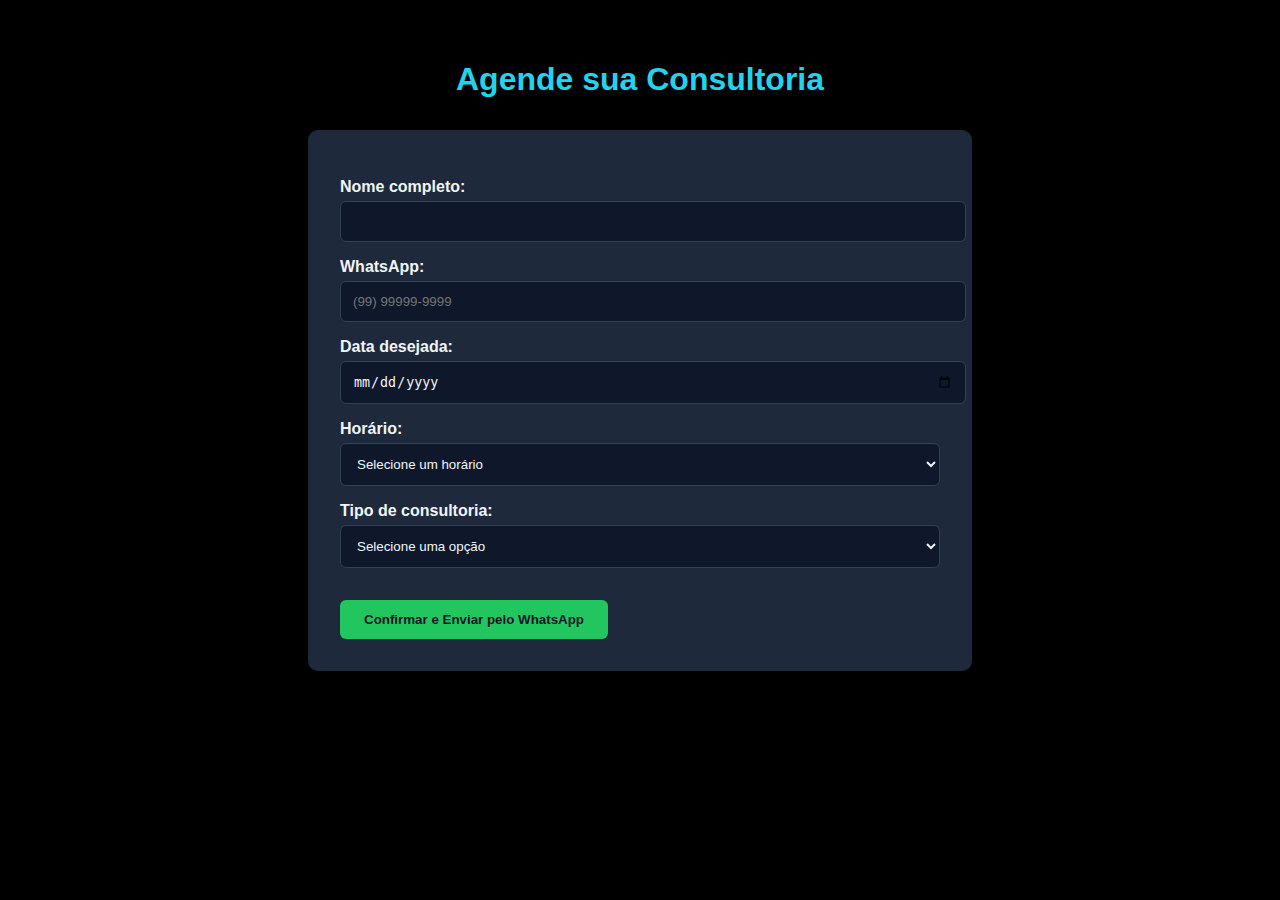
<file: agendamento.html>
<!DOCTYPE html>
<html lang="pt-BR">

<head>
    <meta charset="UTF-8" />
    <meta name="viewport" content="width=device-width, initial-scale=1.0" />
    <title>Agendamento de Consultoria | Dr. Yamaha</title>
    <link rel="stylesheet" href="css/agendamento.css">
</head>

<body>

    <h1>Agende sua Consultoria</h1>

    <form id="agendamento-form">
        <label for="nome">Nome completo:</label>
        <input type="text" id="nome" required>

        <label for="telefone">WhatsApp:</label>
        <input type="tel" id="telefone" required placeholder="(99) 99999-9999">

        <label for="data">Data desejada:</label>
        <input type="date" id="data" required>

        <label for="hora">Horário:</label>
        <select id="hora" required>
            <option value="">Selecione um horário</option>
            <option>09:00</option>
            <option>10:00</option>
            <option>11:00</option>
            <option>14:00</option>
            <option>15:00</option>
            <option>16:00</option>
        </select>

        <label for="tipo">Tipo de consultoria:</label>
        <select id="tipo" required>
            <option value="">Selecione uma opção</option>
            <option>Pré-compra</option>
            <option>Manutenção e Diagnóstico</option>
            <option>Indicação de Serviços</option>
        </select>

        <button type="submit">Confirmar e Enviar pelo WhatsApp</button>
    </form>

    <script src="js/agendamento.js"></script>
</body>

</html>
</file>
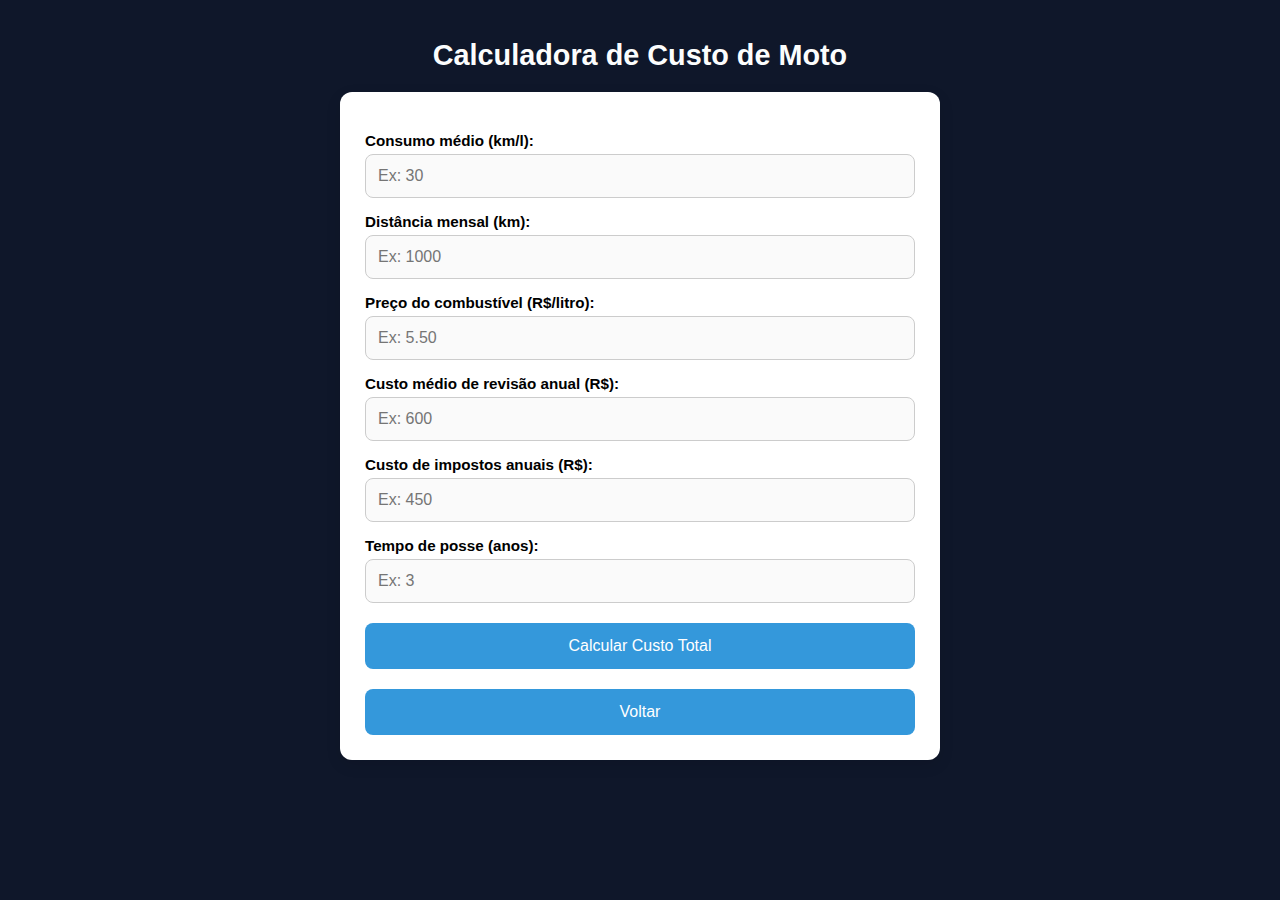
<file: calculadora.html>
<!DOCTYPE html>
<html lang="pt-br">
<head>
    <meta charset="UTF-8">
    <title>Calculadora de Custo de Moto</title>
    <meta name="viewport" content="width=device-width, initial-scale=1.0">
    <link rel="stylesheet" href="css/calculadora.css">
</head>

<body>

    <h1>Calculadora de Custo de Moto</h1>
    <div class="container">
        <label for="consumo">Consumo médio (km/l):</label>
        <input type="number" id="consumo" step="0.1" placeholder="Ex: 30">

        <label for="distancia">Distância mensal (km):</label>
        <input type="number" id="distancia" placeholder="Ex: 1000">

        <label for="preco">Preço do combustível (R$/litro):</label>
        <input type="number" id="preco" step="0.01" placeholder="Ex: 5.50">

        <label for="revisao">Custo médio de revisão anual (R$):</label>
        <input type="number" id="revisao" placeholder="Ex: 600">

        <label for="imposto">Custo de impostos anuais (R$):</label>
        <input type="number" id="imposto" placeholder="Ex: 450">

        <label for="anos">Tempo de posse (anos):</label>
        <input type="number" id="anos" placeholder="Ex: 3">

        <button onclick="calcular()">Calcular Custo Total</button>
        <button onclick="window.location.href = 'index.html'" class="button">Voltar</button>

        <div class="result" id="resultado" style="display:none;">
            <h2>Resultado</h2>
            <p id="combustivel"></p>
            <p id="revisoes"></p>
            <p id="impostos"></p>
            <p id="total"></p>
        </div>
    </div>

    <script src="js/calculadora.js"></script>
</body>
</html>
</file>
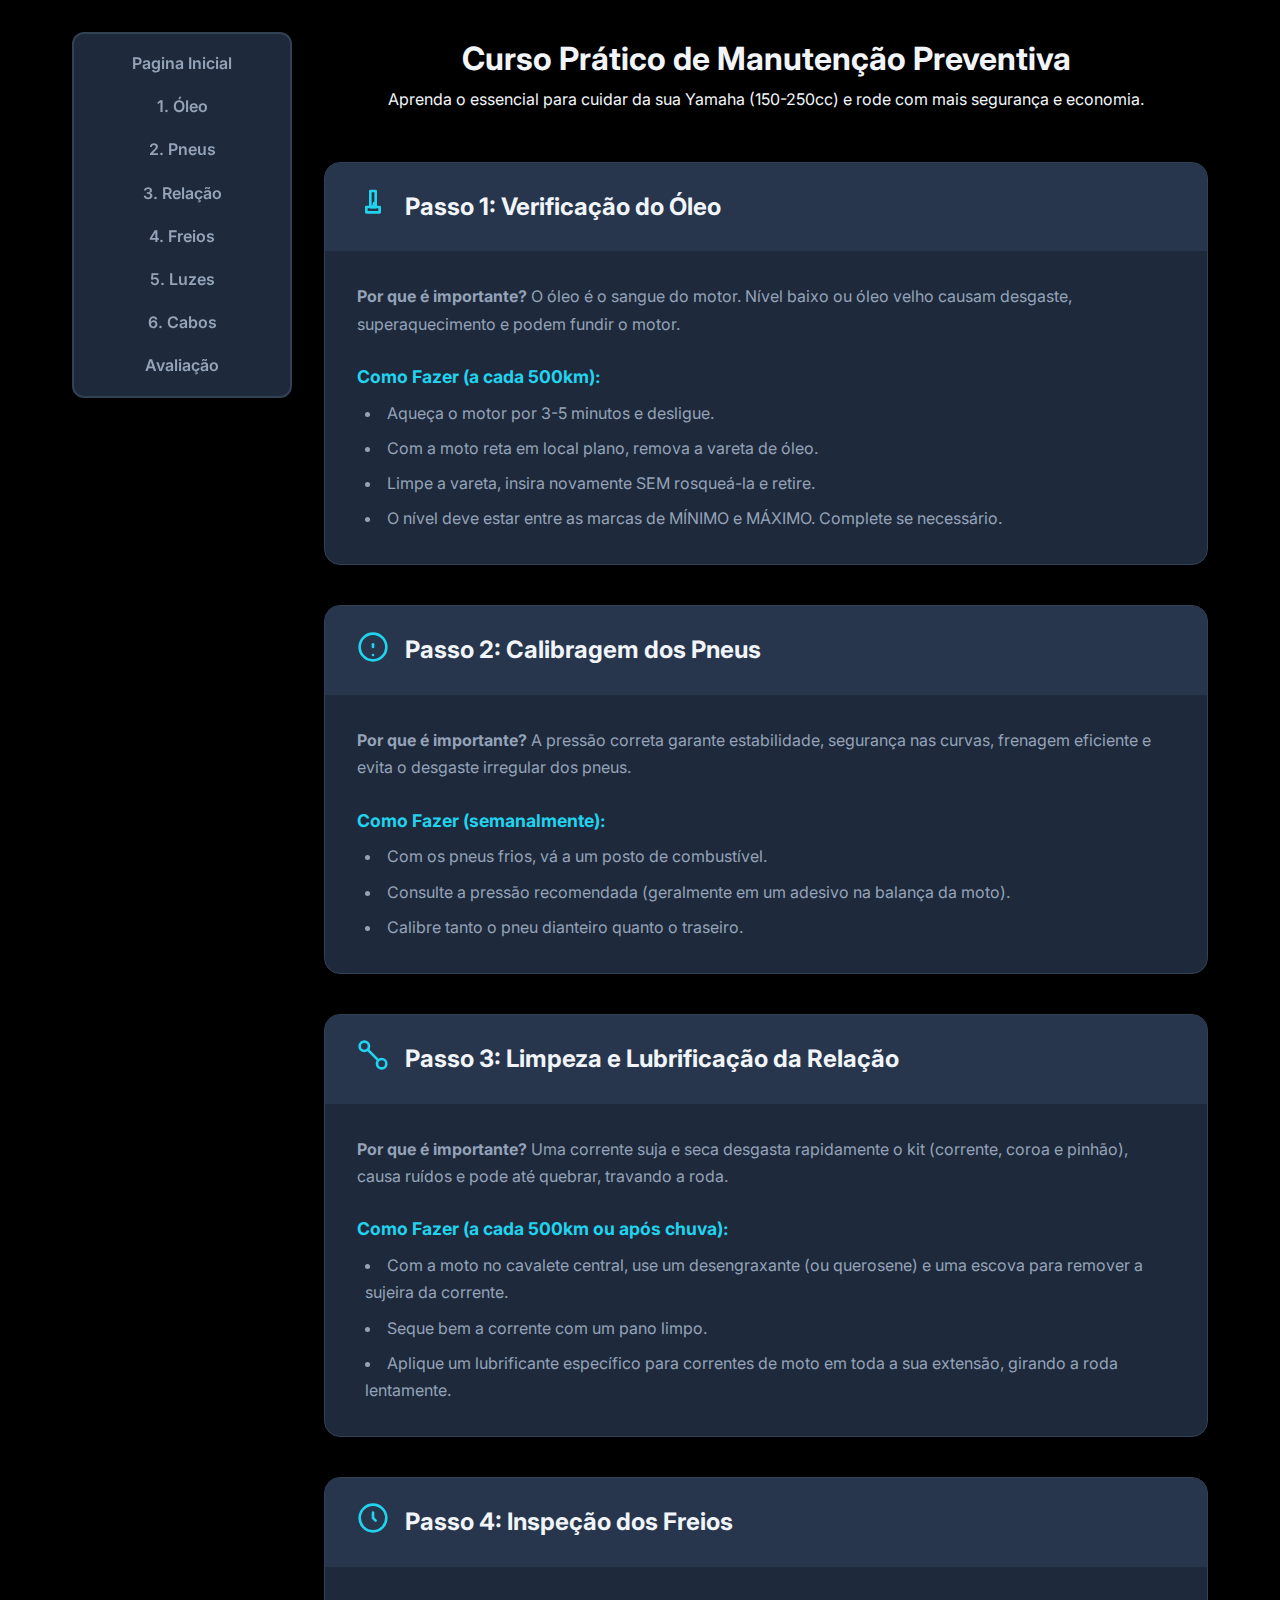
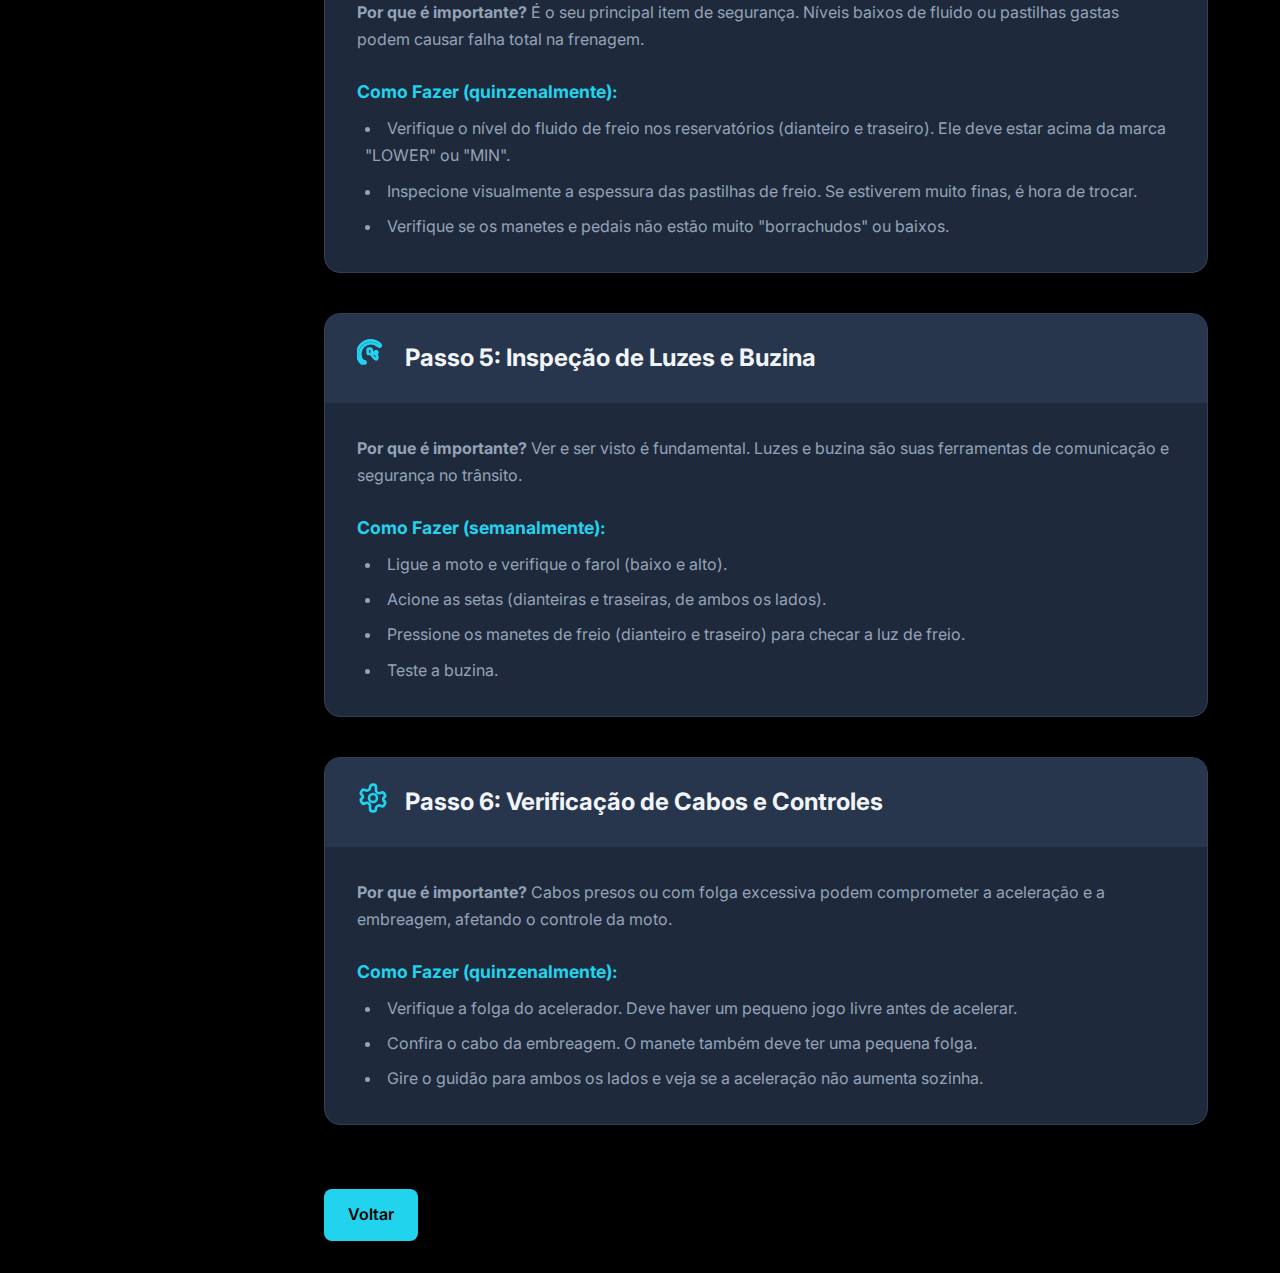
<file: curso.html>
<!DOCTYPE html>
<html lang="pt-BR">

<head>
    <meta charset="UTF-8">
    <meta name="viewport" content="width=device-width, initial-scale=1.0">
    <title>Curso Gratuito: Manutenção Preventiva para Yamaha - Dr. Yamaha</title>
    <link rel="preconnect" href="https://fonts.googleapis.com">
    <link rel="preconnect" href="https://fonts.gstatic.com" crossorigin>
    <link href="https://fonts.googleapis.com/css2?family=Inter:wght@400;600;800&display=swap" rel="stylesheet">
    <link rel="stylesheet" href="css/curso.css">
</head>

<body>
    <div class="layout-wrapper">
        <nav class="course-nav">
            <ul>
                <li><a href="index.html">Pagina Inicial</a></li>
                <li><a href="#oleo">1. Óleo</a></li>
                <li><a href="#pneus">2. Pneus</a></li>
                <li><a href="#relacao">3. Relação</a></li>
                <li><a href="#freios">4. Freios</a></li>
                <li><a href="#luzes">5. Luzes</a></li>
                <li><a href="#cabos">6. Cabos</a></li>
                <li><a href="#avaliacao">Avaliação</a></li>
            </ul>
        </nav>
    

    <div class="course-container">
        <header class="course-header">
            <h1>Curso Prático de Manutenção Preventiva</h1>
            <p>Aprenda o essencial para cuidar da sua Yamaha (150-250cc) e rode com mais segurança e economia.</p>
        </header>

        <main>
            <section id="oleo" class="slide">
                <div class="slide-header">
                    <div class="slide-icon"><svg xmlns="http://www.w3.org/2000/svg" width="32" height="32" viewBox="0 0 24 24" fill="none" stroke="currentColor" stroke-width="2" stroke-linecap="round" stroke-linejoin="round"><path d="M10 3h4v12h-4z"></path><path d="M10 15h4"></path><path d="M7 15h10v4H7z"></path><path d="m14 15-1-3-1 3"></path></svg></div>
                    <h2>Passo 1: Verificação do Óleo</h2>
                </div>
                <div class="slide-content">
                    <p><strong>Por que é importante?</strong> O óleo é o sangue do motor. Nível baixo ou óleo velho causam desgaste, superaquecimento e podem fundir o motor.</p>
                    <h3>Como Fazer (a cada 500km):</h3>
                    <ul>
                        <li>Aqueça o motor por 3-5 minutos e desligue.</li>
                        <li>Com a moto reta em local plano, remova a vareta de óleo.</li>
                        <li>Limpe a vareta, insira novamente SEM rosqueá-la e retire.</li>
                        <li>O nível deve estar entre as marcas de MÍNIMO e MÁXIMO. Complete se necessário.</li>
                    </ul>
                </div>
            </section>

            <section id="pneus" class="slide">
                <div class="slide-header">
                    <div class="slide-icon"><svg xmlns="http://www.w3.org/2000/svg" width="32" height="32" viewBox="0 0 24 24" fill="none" stroke="currentColor" stroke-width="2" stroke-linecap="round" stroke-linejoin="round"><path d="M12 22c5.523 0 10-4.477 10-10S17.523 2 12 2 2 6.477 2 12s4.477 10 10 10z"></path><path d="M12 12v-2"></path><path d="M12 18h.01"></path></svg></div>
                    <h2>Passo 2: Calibragem dos Pneus</h2>
                </div>
                <div class="slide-content">
                    <p><strong>Por que é importante?</strong> A pressão correta garante estabilidade, segurança nas curvas, frenagem eficiente e evita o desgaste irregular dos pneus.</p>
                    <h3>Como Fazer (semanalmente):</h3>
                    <ul>
                        <li>Com os pneus frios, vá a um posto de combustível.</li>
                        <li>Consulte a pressão recomendada (geralmente em um adesivo na balança da moto).</li>
                        <li>Calibre tanto o pneu dianteiro quanto o traseiro.</li>
                    </ul>
                </div>
            </section>

            <section id="relacao" class="slide">
                <div class="slide-header">
                    <div class="slide-icon"><svg xmlns="http://www.w3.org/2000/svg" width="32" height="32" viewBox="0 0 24 24" fill="none" stroke="currentColor" stroke-width="2" stroke-linecap="round" stroke-linejoin="round"><circle cx="5.5" cy="5.5" r="3.5"></circle><circle cx="18.5" cy="18.5" r="3.5"></circle><line x1="8" y1="8" x2="16" y2="16"></line></svg></div>
                    <h2>Passo 3: Limpeza e Lubrificação da Relação</h2>
                </div>
                <div class="slide-content">
                    <p><strong>Por que é importante?</strong> Uma corrente suja e seca desgasta rapidamente o kit (corrente, coroa e pinhão), causa ruídos e pode até quebrar, travando a roda.</p>
                    <h3>Como Fazer (a cada 500km ou após chuva):</h3>
                    <ul>
                        <li>Com a moto no cavalete central, use um desengraxante (ou querosene) e uma escova para remover a sujeira da corrente.</li>
                        <li>Seque bem a corrente com um pano limpo.</li>
                        <li>Aplique um lubrificante específico para correntes de moto em toda a sua extensão, girando a roda lentamente.</li>
                    </ul>
                </div>
            </section>

            <section id="freios" class="slide">
                <div class="slide-header">
                    <div class="slide-icon"><svg xmlns="http://www.w3.org/2000/svg" width="32" height="32" viewBox="0 0 24 24" fill="none" stroke="currentColor" stroke-width="2" stroke-linecap="round" stroke-linejoin="round"><path d="M12 2c-5.523 0-10 4.477-10 10s4.477 10 10 10 10-4.477 10-10S17.523 2 12 2z"></path><path d="M12 8v4l2 2"></path></svg></div>
                    <h2>Passo 4: Inspeção dos Freios</h2>
                </div>
                <div class="slide-content">
                    <p><strong>Por que é importante?</strong> É o seu principal item de segurança. Níveis baixos de fluido ou pastilhas gastas podem causar falha total na frenagem.</p>
                    <h3>Como Fazer (quinzenalmente):</h3>
                    <ul>
                        <li>Verifique o nível do fluido de freio nos reservatórios (dianteiro e traseiro). Ele deve estar acima da marca "LOWER" ou "MIN".</li>
                        <li>Inspecione visualmente a espessura das pastilhas de freio. Se estiverem muito finas, é hora de trocar.</li>
                        <li>Verifique se os manetes e pedais não estão muito "borrachudos" ou baixos.</li>
                    </ul>
                </div>
            </section>

            <section id="luzes" class="slide">
                <div class="slide-header">
                    <div class="slide-icon"><svg xmlns="http://www.w3.org/2000/svg" width="32" height="32" viewBox="0 0 24 24" fill="none" stroke="currentColor" stroke-width="2" stroke-linecap="round" stroke-linejoin="round"><path d="M15.09 14.32a1 1 0 0 1-1.41 1.41l-2.13-2.12a1 1 0 0 1 0-1.41l2.12-2.12a1 1 0 0 1 1.41 1.41L13.66 12l1.43 1.32z"></path><path d="M9 12a1 1 0 0 1-1-1V9a1 1 0 0 1 1-1h1a1 1 0 0 1 1 1v2a1 1 0 0 1-1 1h-1z"></path><path d="M3.34 19a10 10 0 1 1 14.14-14.14 1 1 0 0 1-1.41 1.41 8 8 0 1 0-11.32 11.32 1 1 0 0 1 1.41 1.41z"></path></svg></div>
                    <h2>Passo 5: Inspeção de Luzes e Buzina</h2>
                </div>
                <div class="slide-content">
                    <p><strong>Por que é importante?</strong> Ver e ser visto é fundamental. Luzes e buzina são suas ferramentas de comunicação e segurança no trânsito.</p>
                    <h3>Como Fazer (semanalmente):</h3>
                    <ul>
                        <li>Ligue a moto e verifique o farol (baixo e alto).</li>
                        <li>Acione as setas (dianteiras e traseiras, de ambos os lados).</li>
                        <li>Pressione os manetes de freio (dianteiro e traseiro) para checar a luz de freio.</li>
                        <li>Teste a buzina.</li>
                    </ul>
                </div>
            </section>

            <section id="cabos" class="slide">
                <div class="slide-header">
                    <div class="slide-icon"><svg xmlns="http://www.w3.org/2000/svg" width="32" height="32" viewBox="0 0 24 24" fill="none" stroke="currentColor" stroke-width="2" stroke-linecap="round" stroke-linejoin="round"><path d="M12.22 2h-.44a2 2 0 0 0-2 2v.18a2 2 0 0 1-1 1.73l-.43.25a2 2 0 0 1-2 0l-.15-.08a2 2 0 0 0-2.73.73l-.22.38a2 2 0 0 0 .73 2.73l.15.1a2 2 0 0 1 0 2l-.15.08a2 2 0 0 0-.73 2.73l.22.38a2 2 0 0 0 2.73.73l.15-.08a2 2 0 0 1 2 0l.43.25a2 2 0 0 1 1 1.73V20a2 2 0 0 0 2 2h.44a2 2 0 0 0 2-2v-.18a2 2 0 0 1 1-1.73l.43-.25a2 2 0 0 1 2 0l.15.08a2 2 0 0 0 2.73-.73l.22-.38a2 2 0 0 0-.73-2.73l-.15-.08a2 2 0 0 1 0-2l.15-.08a2 2 0 0 0 .73-2.73l-.22-.38a2 2 0 0 0-2.73-.73l-.15.08a2 2 0 0 1-2 0l-.43-.25a2 2 0 0 1-1-1.73V4a2 2 0 0 0-2-2z"></path><circle cx="12" cy="12" r="3"></circle></svg></div>
                    <h2>Passo 6: Verificação de Cabos e Controles</h2>
                </div>
                <div class="slide-content">
                    <p><strong>Por que é importante?</strong> Cabos presos ou com folga excessiva podem comprometer a aceleração e a embreagem, afetando o controle da moto.</p>
                    <h3>Como Fazer (quinzenalmente):</h3>
                    <ul>
                        <li>Verifique a folga do acelerador. Deve haver um pequeno jogo livre antes de acelerar.</li>
                        <li>Confira o cabo da embreagem. O manete também deve ter uma pequena folga.</li>
                        <li>Gire o guidão para ambos os lados e veja se a aceleração não aumenta sozinha.</li>
                    </ul>
                </div>
            </section>

            <section id="avaliacao" class="slide">
                <div class="slide-header">
                    <div class="slide-icon"><svg xmlns="http://www.w3.org/2000/svg" width="32" height="32" viewBox="0 0 24 24" fill="none" stroke="currentColor" stroke-width="2" stroke-linecap="round" stroke-linejoin="round"><path d="M22 11.08V12a10 10 0 1 1-5.93-9.14"></path><polyline points="22 4 12 14.01 9 11.01"></polyline></svg></div>
                    <h2>Avalie seu Conhecimento</h2>
                </div>
                <div class="slide-content">
                    <form id="quiz-form">
                        <div class="quiz-question">
                            <p>1. Qual é a frequência recomendada para verificar o nível do óleo do motor?</p>
                            <div class="quiz-options" data-correct="a">
                                <label><input type="radio" name="q1" value="a"> a) A cada 500km</label>
                                <label><input type="radio" name="q1" value="b"> b) A cada 5000km</label>
                                <label><input type="radio" name="q1" value="c"> c) Apenas nas revisões</label>
                            </div>
                        </div>
                        <div class="quiz-question">
                            <p>2. Por que é importante calibrar os pneus com eles frios?</p>
                            <div class="quiz-options" data-correct="b">
                                <label><input type="radio" name="q2" value="a"> a) Porque a borracha está mais macia.</label>
                                <label><input type="radio" name="q2" value="b"> b) Porque o ar quente se expande, alterando a leitura da pressão.</label>
                                <label><input type="radio" name="q2" value="c"> c) Não faz diferença calibrar quente ou frio.</label>
                            </div>
                        </div>
                        <div class="quiz-question">
                            <p>3. O que pode acontecer se a corrente da relação estiver muito frouxa?</p>
                            <div class="quiz-options" data-correct="c">
                                <label><input type="radio" name="q3" value="a"> a) A moto ficará mais silenciosa.</label>
                                <label><input type="radio" name="q3" value="b"> b) O pneu traseiro se desgastará mais rápido.</label>
                                <label><input type="radio" name="q3" value="c"> c) Pode escapar e travar a roda, causando um acidente.</label>
                            </div>
                            <div class="quiz-question">
                            <p>4. Qual é a frequência recomendada para lubrificar a corrente da relação?</p>
                            <div class="quiz-options" data-correct="b">
                                <label><input type="radio" name="q4" value="a"> a) A cada 1000km</label>
                                <label><input type="radio" name="q4" value="b"> b) A cada 500km ou após pegar chuva</label>
                                <label><input type="radio" name="q4" value="c"> c) Sempre que o pneu traseiro for calibrado</label>
                            </div>
                        </div>

                        <div class="quiz-question">
                            <p>5. O que indica que as pastilhas de freio precisam ser trocadas?</p>
                            <div class="quiz-options" data-correct="a">
                                <label><input type="radio" name="q5" value="a"> a) Estão muito finas visualmente</label>
                                <label><input type="radio" name="q5" value="b"> b) A moto acelera sozinha</label>
                                <label><input type="radio" name="q5" value="c"> c) A luz do farol pisca</label>
                            </div>
                        </div>

                        <div class="quiz-question">
                            <p>6. O que pode causar falha na frenagem?</p>
                            <div class="quiz-options" data-correct="c">
                                <label><input type="radio" name="q6" value="a"> a) Óleo velho no motor</label>
                                <label><input type="radio" name="q6" value="b"> b) Corrente frouxa</label>
                                <label><input type="radio" name="q6" value="c"> c) Pastilhas gastas ou fluido de freio baixo</label>
                            </div>
                        </div>

                        <div class="quiz-question">
                            <p>7. Por que é importante verificar os cabos da embreagem e do acelerador?</p>
                            <div class="quiz-options" data-correct="a">
                                <label><input type="radio" name="q7" value="a"> a) Para evitar folgas ou travamentos perigosos</label>
                                <label><input type="radio" name="q7" value="b"> b) Para reduzir o consumo de combustível</label>
                                <label><input type="radio" name="q7" value="c"> c) Para melhorar o barulho do motor</label>
                            </div>
                        </div>

                        <div class="quiz-question">
                            <p>8. Quando é melhor calibrar os pneus?</p>
                            <div class="quiz-options" data-correct="b">
                                <label><input type="radio" name="q8" value="a"> a) Depois de rodar 15 minutos</label>
                                <label><input type="radio" name="q8" value="b"> b) Com os pneus frios</label>
                                <label><input type="radio" name="q8" value="c"> c) No final do dia</label>
                            </div>
                        </div>

                        <div class="quiz-question">
                            <p>9. O que pode acontecer se a corrente estiver seca?</p>
                            <div class="quiz-options" data-correct="c">
                                <label><input type="radio" name="q9" value="a"> a) O motor aquece mais</label>
                                <label><input type="radio" name="q9" value="b"> b) A bateria descarrega</label>
                                <label><input type="radio" name="q9" value="c"> c) A relação desgasta mais rápido</label>
                            </div>
                        </div>

                        <div class="quiz-question">
                            <p>10. Qual item não faz parte da relação da moto?</p>
                            <div class="quiz-options" data-correct="a">
                                <label><input type="radio" name="q10" value="a"> a) Vela de ignição</label>
                                <label><input type="radio" name="q10" value="b"> b) Corrente</label>
                                <label><input type="radio" name="q10" value="c"> c) Pinhão</label>
                            </div>
                        </div>

                        <div class="quiz-question">
                            <p>11. Qual é um sinal de luz de freio com defeito?</p>
                            <div class="quiz-options" data-correct="b">
                                <label><input type="radio" name="q11" value="a"> a) O farol acende e apaga</label>
                                <label><input type="radio" name="q11" value="b"> b) Ao frear, a luz traseira não acende</label>
                                <label><input type="radio" name="q11" value="c"> c) A buzina falha</label>
                            </div>
                        </div>

                        <div class="quiz-question">
                            <p>12. O que pode causar aceleração involuntária?</p>
                            <div class="quiz-options" data-correct="a">
                                <label><input type="radio" name="q12" value="a"> a) Cabo do acelerador preso</label>
                                <label><input type="radio" name="q12" value="b"> b) Corrente muito lubrificada</label>
                                <label><input type="radio" name="q12" value="c"> c) Freio mal ajustado</label>
                            </div>
                        </div>

                        <div class="quiz-question">
                            <p>13. Qual o principal objetivo da manutenção preventiva?</p>
                            <div class="quiz-options" data-correct="b">
                                <label><input type="radio" name="q13" value="a"> a) Deixar a moto mais bonita</label>
                                <label><input type="radio" name="q13" value="b"> b) Evitar problemas e garantir segurança</label>
                                <label><input type="radio" name="q13" value="c"> c) Aumentar o barulho do motor</label>
                            </div>
                        </div>

                        <div class="quiz-question">
                            <p>14. A luz alta do farol deve ser usada:</p>
                            <div class="quiz-options" data-correct="c">
                                <label><input type="radio" name="q14" value="a"> a) Durante o dia sempre</label>
                                <label><input type="radio" name="q14" value="b"> b) No trânsito urbano</label>
                                <label><input type="radio" name="q14" value="c"> c) Em rodovias ou locais escuros</label>
                            </div>
                        </div>

                        <div class="quiz-question">
                            <p>15. O que fazer se a buzina parar de funcionar?</p>
                            <div class="quiz-options" data-correct="a">
                                <label><input type="radio" name="q15" value="a"> a) Verificar fusível e conexão elétrica</label>
                                <label><input type="radio" name="q15" value="b"> b) Lubrificar a corrente</label>
                                <label><input type="radio" name="q15" value="c"> c) Trocar o fluido de freio</label>
                            </div>
                        </div>
                        <button type="button" id="check-answers-btn" class="btn" style="width: 100%; margin-top: 1rem;">Verificar Respostas</button>
                        <div id="quiz-results"></div>
                    </form>
                </div>
            </section>
        </main>

        <footer class="course-footer">
<!--             <p style="margin-bottom: 1.5rem; color: var(--text-secondary);">Parabéns! Com estes passos simples, você já está cuidando muito melhor da sua moto. Para dúvidas, agende uma consultoria!</p><br> -->
<!--             <a href="https://wa.me/5538988340443?text=Ol%C3%A1%20Dr.%20Yamaha!%20Quero%20uma%20consultoria." target="_blank" rel="noopener noreferrer" class="btn btn-whatsapp">Agendar Consultoria</a> -->
        </footer>
        <a href="index.html" class="btn">Voltar</a>
    </div>
    </div>
    <audio id="quiz-audio" src="assets/topic.mp3" preload="auto" loop></audio>
</body>
    <script src="js/curso.js"></script>
    
</html>
</file>
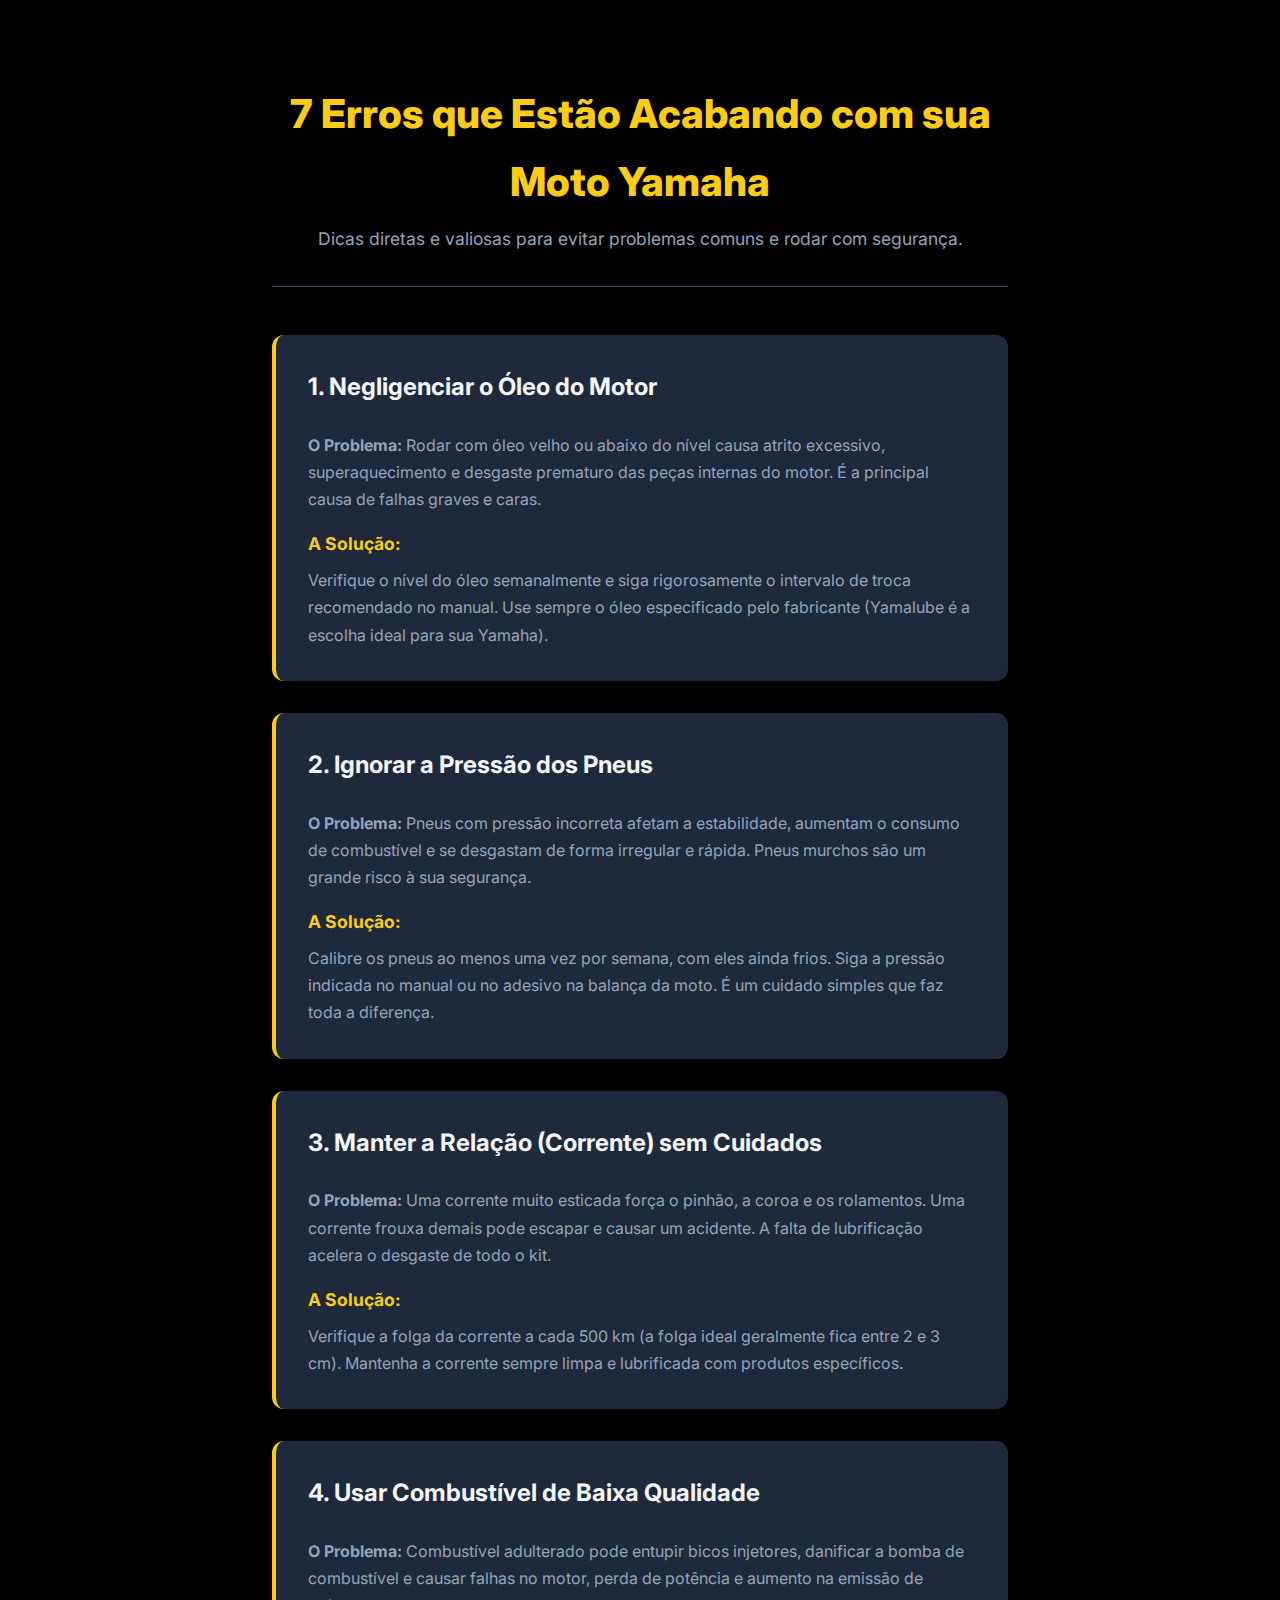
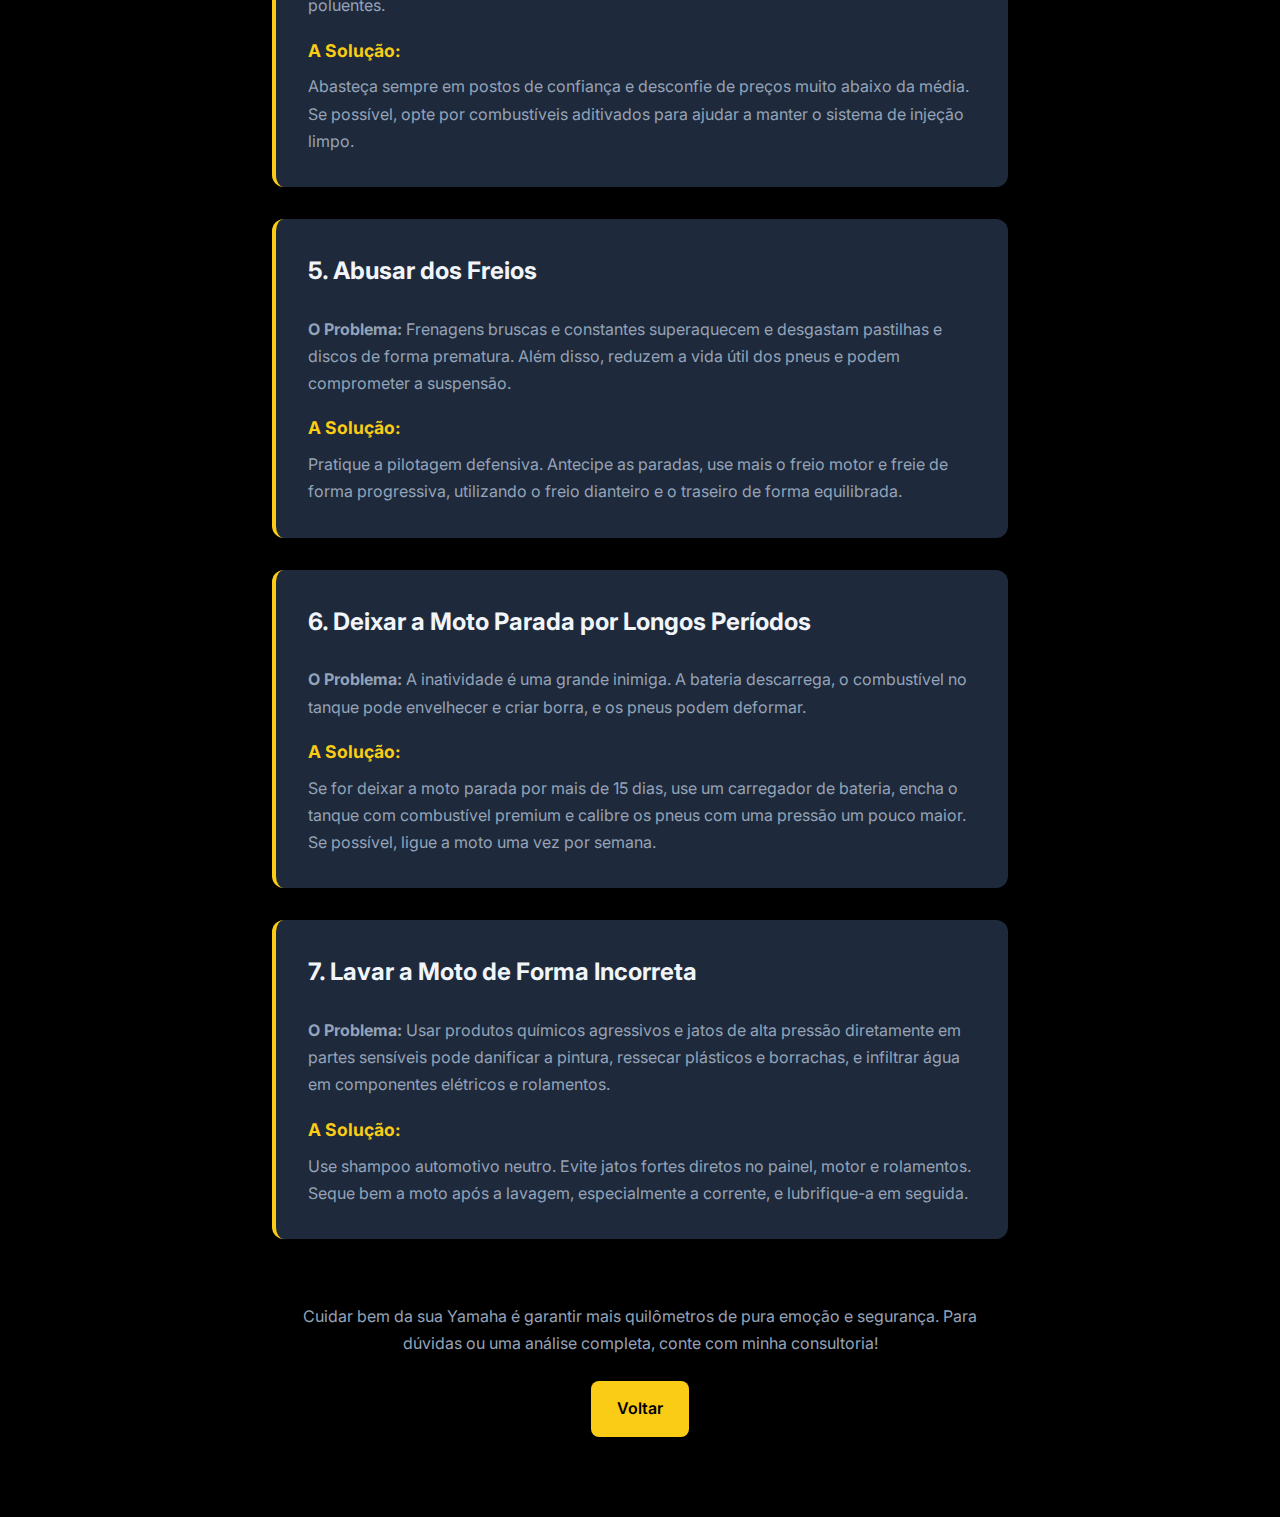
<file: ebook.html>
<!DOCTYPE html>
<html lang="pt-BR">

<head>
    <meta charset="UTF-8">
    <meta name="viewport" content="width=device-width, initial-scale=1.0">
    <title>E-book: 7 Erros que Estão Acabando com sua Moto Yamaha - Dr. Yamaha</title>
    <link rel="preconnect" href="https://fonts.googleapis.com">
    <link rel="preconnect" href="https://fonts.gstatic.com" crossorigin>
    <link href="https://fonts.googleapis.com/css2?family=Inter:wght@400;600;700&display=swap" rel="stylesheet">
    <link rel="stylesheet" href="css/ebook.css">
</head>

<body>
    <div class="ebook-container">
        <header class="ebook-header">
            <h1>7 Erros que Estão Acabando com sua Moto Yamaha</h1>
            <p>Dicas diretas e valiosas para evitar problemas comuns e rodar com segurança.</p>
        </header>

        <main>
            <article class="chapter">
                <h2>1. Negligenciar o Óleo do Motor</h2>
                <p><strong>O Problema:</strong> Rodar com óleo velho ou abaixo do nível causa atrito excessivo, superaquecimento e desgaste prematuro das peças internas do motor. É a principal causa de falhas graves e caras.</p>
                <h3>A Solução:</h3>
                <p>Verifique o nível do óleo semanalmente e siga rigorosamente o intervalo de troca recomendado no manual. Use sempre o óleo especificado pelo fabricante (Yamalube é a escolha ideal para sua Yamaha).</p>
            </article>

            <article class="chapter">
                <h2>2. Ignorar a Pressão dos Pneus</h2>
                <p><strong>O Problema:</strong> Pneus com pressão incorreta afetam a estabilidade, aumentam o consumo de combustível e se desgastam de forma irregular e rápida. Pneus murchos são um grande risco à sua segurança.</p>
                <h3>A Solução:</h3>
                <p>Calibre os pneus ao menos uma vez por semana, com eles ainda frios. Siga a pressão indicada no manual ou no adesivo na balança da moto. É um cuidado simples que faz toda a diferença.</p>
            </article>

            <article class="chapter">
                <h2>3. Manter a Relação (Corrente) sem Cuidados</h2>
                <p><strong>O Problema:</strong> Uma corrente muito esticada força o pinhão, a coroa e os rolamentos. Uma corrente frouxa demais pode escapar e causar um acidente. A falta de lubrificação acelera o desgaste de todo o kit.</p>
                <h3>A Solução:</h3>
                <p>Verifique a folga da corrente a cada 500 km (a folga ideal geralmente fica entre 2 e 3 cm). Mantenha a corrente sempre limpa e lubrificada com produtos específicos.</p>
            </article>

            <article class="chapter">
                <h2>4. Usar Combustível de Baixa Qualidade</h2>
                <p><strong>O Problema:</strong> Combustível adulterado pode entupir bicos injetores, danificar a bomba de combustível e causar falhas no motor, perda de potência e aumento na emissão de poluentes.</p>
                <h3>A Solução:</h3>
                <p>Abasteça sempre em postos de confiança e desconfie de preços muito abaixo da média. Se possível, opte por combustíveis aditivados para ajudar a manter o sistema de injeção limpo.</p>
            </article>

            <article class="chapter">
                <h2>5. Abusar dos Freios</h2>
                <p><strong>O Problema:</strong> Frenagens bruscas e constantes superaquecem e desgastam pastilhas e discos de forma prematura. Além disso, reduzem a vida útil dos pneus e podem comprometer a suspensão.</p>
                <h3>A Solução:</h3>
                <p>Pratique a pilotagem defensiva. Antecipe as paradas, use mais o freio motor e freie de forma progressiva, utilizando o freio dianteiro e o traseiro de forma equilibrada.</p>
            </article>

            <article class="chapter">
                <h2>6. Deixar a Moto Parada por Longos Períodos</h2>
                <p><strong>O Problema:</strong> A inatividade é uma grande inimiga. A bateria descarrega, o combustível no tanque pode envelhecer e criar borra, e os pneus podem deformar.</p>
                <h3>A Solução:</h3>
                <p>Se for deixar a moto parada por mais de 15 dias, use um carregador de bateria, encha o tanque com combustível premium e calibre os pneus com uma pressão um pouco maior. Se possível, ligue a moto uma vez por semana.</p>
            </article>

            <article class="chapter">
                <h2>7. Lavar a Moto de Forma Incorreta</h2>
                <p><strong>O Problema:</strong> Usar produtos químicos agressivos e jatos de alta pressão diretamente em partes sensíveis pode danificar a pintura, ressecar plásticos e borrachas, e infiltrar água em componentes elétricos e rolamentos.</p>
                <h3>A Solução:</h3>
                <p>Use shampoo automotivo neutro. Evite jatos fortes diretos no painel, motor e rolamentos. Seque bem a moto após a lavagem, especialmente a corrente, e lubrifique-a em seguida.</p>
            </article>
        </main>

        <footer class="conclusion">
            <p style="margin-bottom: 1.5rem; color: var(--text-secondary);">Cuidar bem da sua Yamaha é garantir mais quilômetros de pura emoção e segurança. Para dúvidas ou uma análise completa, conte com minha consultoria!</p>
            <a href="index.html" class="btn">Voltar</a>
        </footer>

    </div>
</body>

</html>
</file>
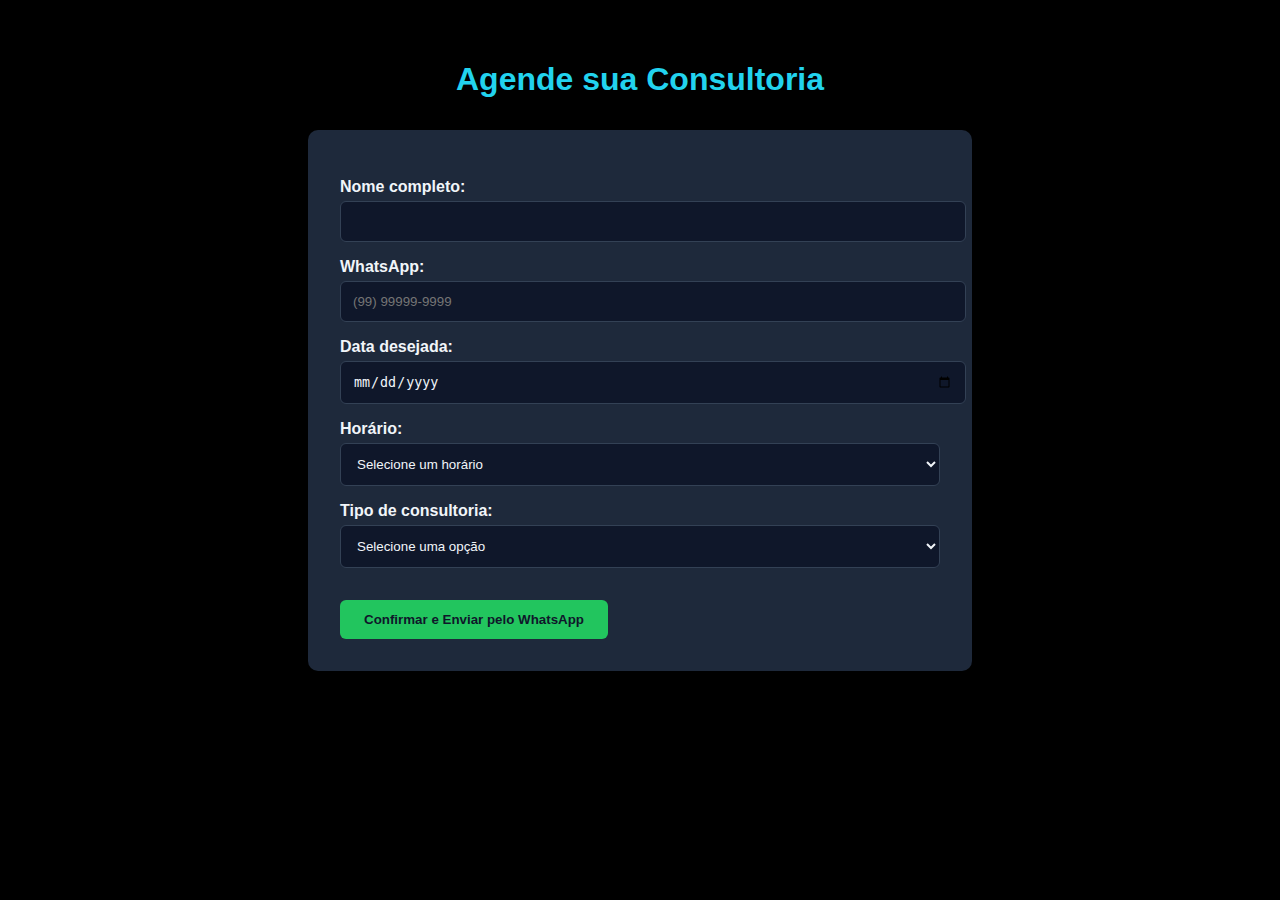
<file: pages/agendamento.html>
<!DOCTYPE html>
<html lang="pt-BR">

<head>
    <meta charset="UTF-8" />
    <meta name="viewport" content="width=device-width, initial-scale=1.0" />
    <title>Agendamento de Consultoria | Dr. Yamaha</title>
    <link rel="stylesheet" href="../css/agendamento.css">
</head>

<body>

    <h1>Agende sua Consultoria</h1>

    <form id="agendamento-form">
        <label for="nome">Nome completo:</label>
        <input type="text" id="nome" required>

        <label for="telefone">WhatsApp:</label>
        <input type="tel" id="telefone" required placeholder="(99) 99999-9999">

        <label for="data">Data desejada:</label>
        <input type="date" id="data" required>

        <label for="hora">Horário:</label>
        <select id="hora" required>
            <option value="">Selecione um horário</option>
            <option>09:00</option>
            <option>10:00</option>
            <option>11:00</option>
            <option>14:00</option>
            <option>15:00</option>
            <option>16:00</option>
        </select>

        <label for="tipo">Tipo de consultoria:</label>
        <select id="tipo" required>
            <option value="">Selecione uma opção</option>
            <option>Pré-compra</option>
            <option>Manutenção e Diagnóstico</option>
            <option>Indicação de Serviços</option>
        </select>

        <button type="submit">Confirmar e Enviar pelo WhatsApp</button>
    </form>

    <script src="../js/agendamento.js"></script>
</body>


</html>
</file>
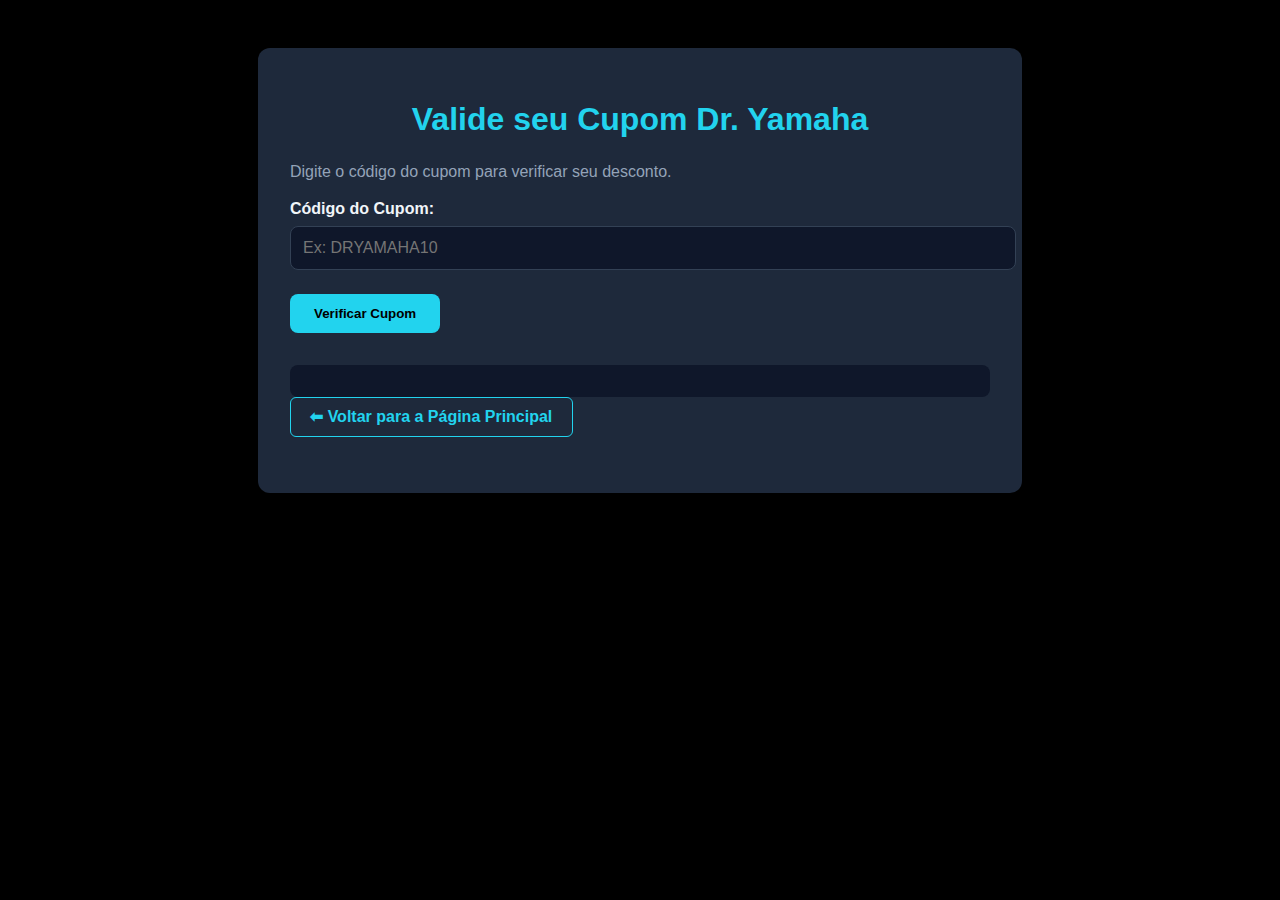
<file: pages/cupons.html>
<!DOCTYPE html>
<html lang="pt-BR">
<head>
<meta charset="UTF-8">
<meta name="viewport" content="width=device-width, initial-scale=1.0">
<title>Cupons de Desconto | Dr. Yamaha</title>
<link rel="stylesheet" href="../css/simulador.css">
</head>
<body>

<div class="container">
    <h1>Valide seu Cupom Dr. Yamaha</h1>
    <p>Digite o código do cupom para verificar seu desconto.</p>

    <label for="cupom">Código do Cupom:</label>
    <input type="text" id="cupom" placeholder="Ex: DRYAMAHA10">

    <button id="verificar">Verificar Cupom</button>

    <div id="resultado"></div>
    <a href="../index.html" class="btn-voltar">⬅ Voltar para a Página Principal</a>

</div>
<script src="../js/cupons.js"></script>
</body>
</html>
</file>
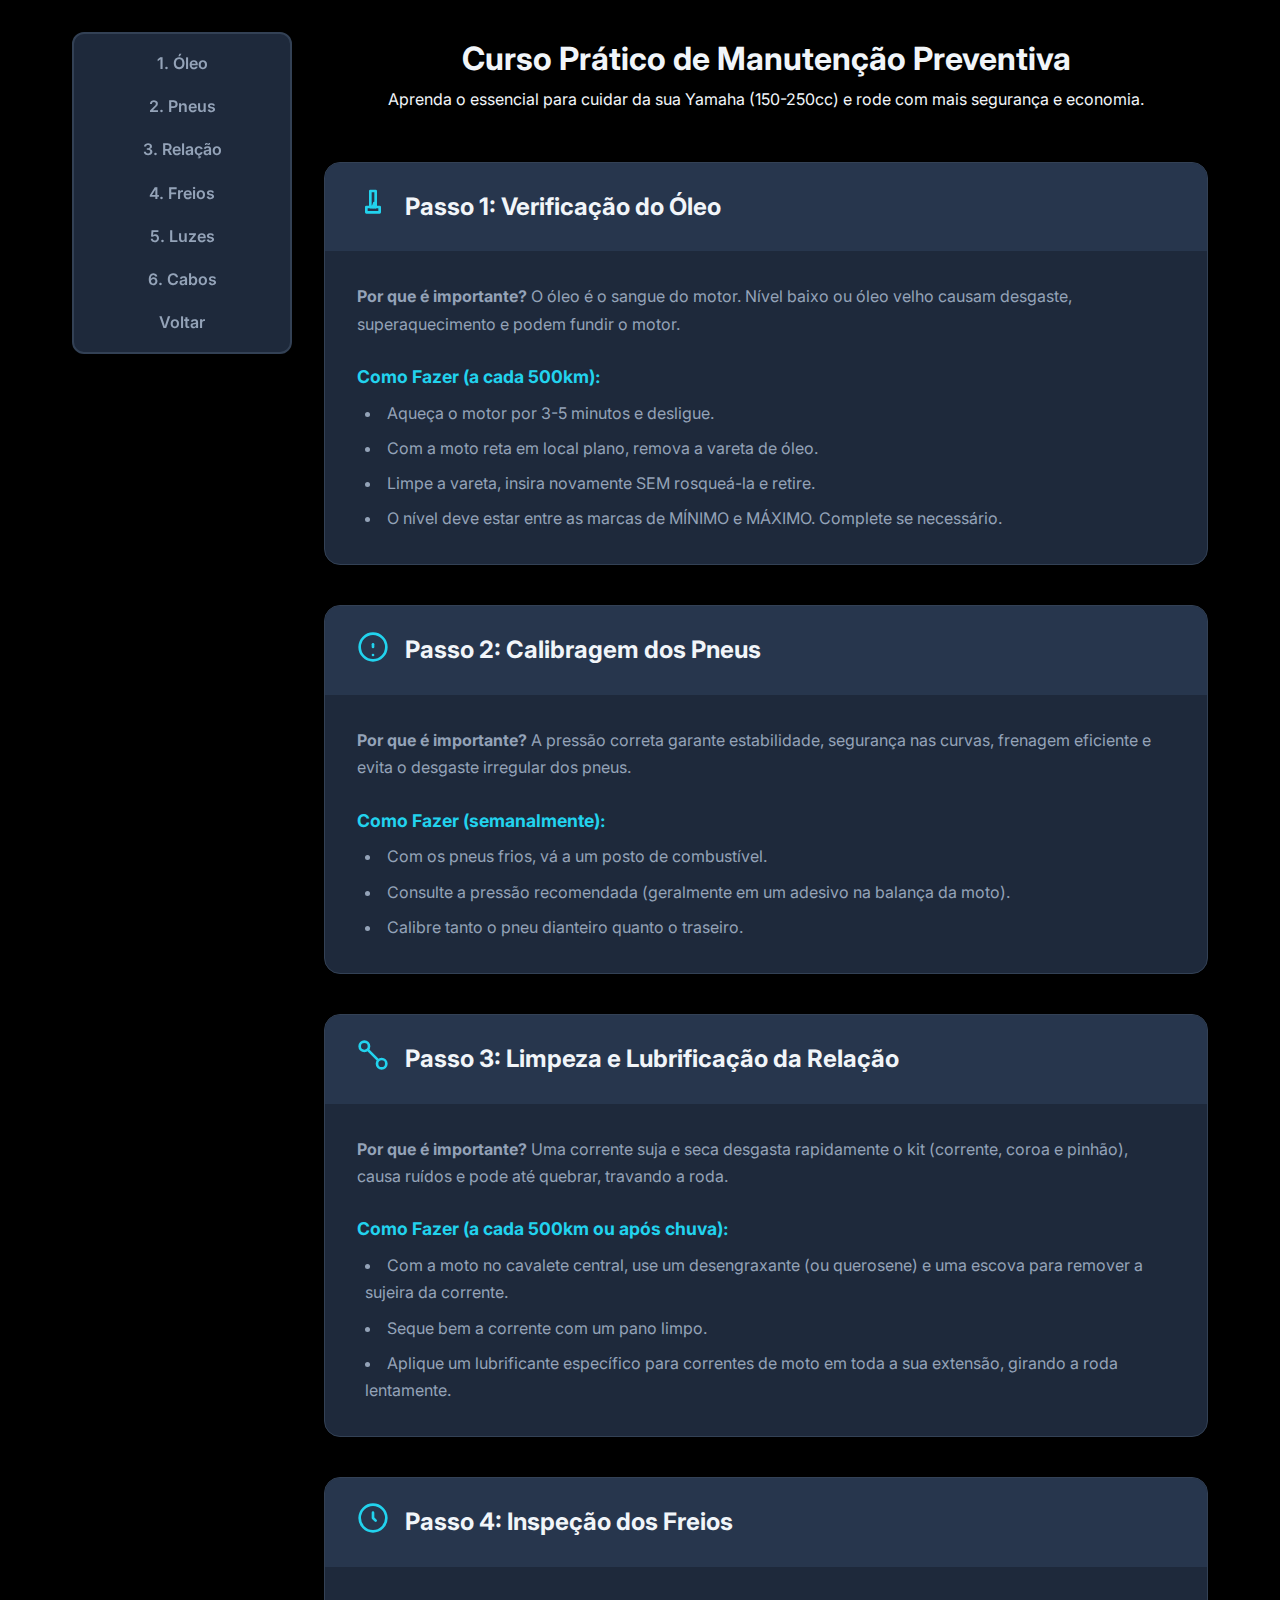
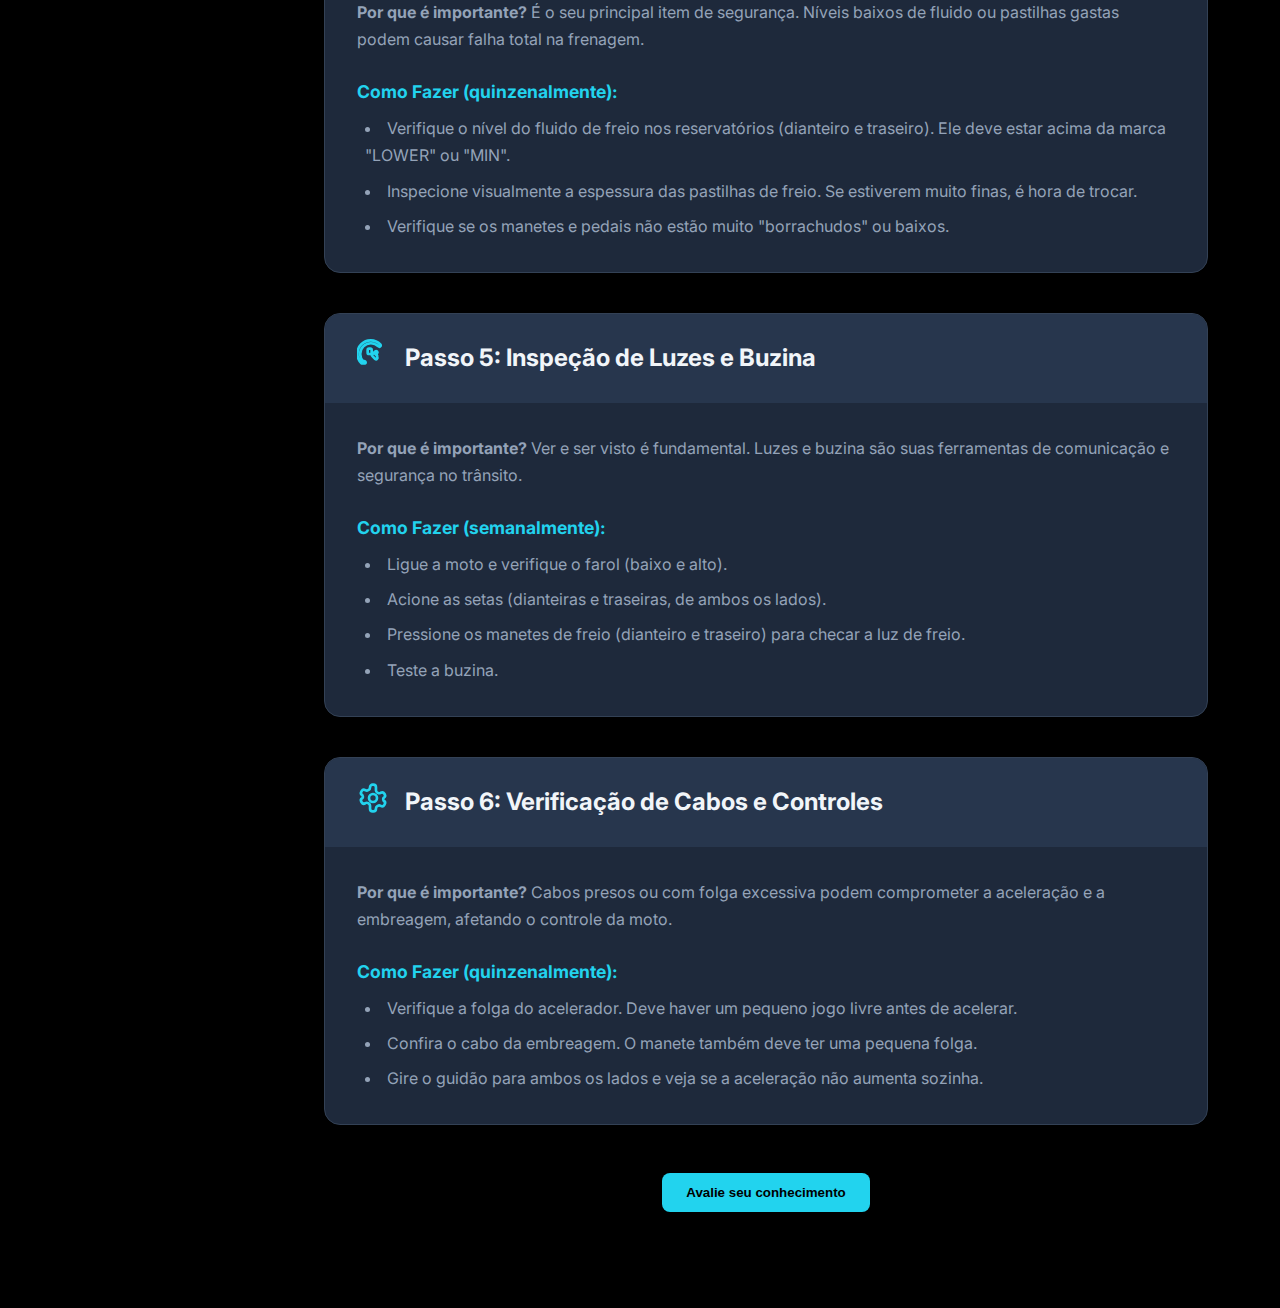
<file: pages/curso.html>
<!DOCTYPE html>
<html lang="pt-BR">

<head>
    <meta charset="UTF-8">
    <meta name="viewport" content="width=device-width, initial-scale=1.0">
    <title>Curso Gratuito: Manutenção Preventiva para Yamaha - Dr. Yamaha</title>
    <link rel="preconnect" href="https://fonts.googleapis.com">
    <link rel="preconnect" href="https://fonts.gstatic.com" crossorigin>
    <link href="https://fonts.googleapis.com/css2?family=Inter:wght@400;600;800&display=swap" rel="stylesheet">
    <link rel="stylesheet" href="../css/curso.css">
</head>

<body>
    <div class="layout-wrapper">
        <nav class="course-nav">
            <ul>
                <li><a href="#oleo">1. Óleo</a></li>
                <li><a href="#pneus">2. Pneus</a></li>
                <li><a href="#relacao">3. Relação</a></li>
                <li><a href="#freios">4. Freios</a></li>
                <li><a href="#luzes">5. Luzes</a></li>
                <li><a href="#cabos">6. Cabos</a></li>
<!--                 <li><a href="#avaliacao">Avaliação</a></li> -->
                <li><a href="../index.html">Voltar</a></li>
            </ul>
        </nav>
    

    <div class="course-container">
        <header class="course-header">
            <h1>Curso Prático de Manutenção Preventiva</h1>
            <p>Aprenda o essencial para cuidar da sua Yamaha (150-250cc) e rode com mais segurança e economia.</p>
        </header>

        <main>
            <section id="oleo" class="slide">
                <div class="slide-header">
                    <div class="slide-icon"><svg xmlns="http://www.w3.org/2000/svg" width="32" height="32" viewBox="0 0 24 24" fill="none" stroke="currentColor" stroke-width="2" stroke-linecap="round" stroke-linejoin="round"><path d="M10 3h4v12h-4z"></path><path d="M10 15h4"></path><path d="M7 15h10v4H7z"></path><path d="m14 15-1-3-1 3"></path></svg></div>
                    <h2>Passo 1: Verificação do Óleo</h2>
                </div>
                <div class="slide-content">
                    <p><strong>Por que é importante?</strong> O óleo é o sangue do motor. Nível baixo ou óleo velho causam desgaste, superaquecimento e podem fundir o motor.</p>
                    <h3>Como Fazer (a cada 500km):</h3>
                    <ul>
                        <li>Aqueça o motor por 3-5 minutos e desligue.</li>
                        <li>Com a moto reta em local plano, remova a vareta de óleo.</li>
                        <li>Limpe a vareta, insira novamente SEM rosqueá-la e retire.</li>
                        <li>O nível deve estar entre as marcas de MÍNIMO e MÁXIMO. Complete se necessário.</li>
                    </ul>
                </div>
            </section>

            <section id="pneus" class="slide">
                <div class="slide-header">
                    <div class="slide-icon"><svg xmlns="http://www.w3.org/2000/svg" width="32" height="32" viewBox="0 0 24 24" fill="none" stroke="currentColor" stroke-width="2" stroke-linecap="round" stroke-linejoin="round"><path d="M12 22c5.523 0 10-4.477 10-10S17.523 2 12 2 2 6.477 2 12s4.477 10 10 10z"></path><path d="M12 12v-2"></path><path d="M12 18h.01"></path></svg></div>
                    <h2>Passo 2: Calibragem dos Pneus</h2>
                </div>
                <div class="slide-content">
                    <p><strong>Por que é importante?</strong> A pressão correta garante estabilidade, segurança nas curvas, frenagem eficiente e evita o desgaste irregular dos pneus.</p>
                    <h3>Como Fazer (semanalmente):</h3>
                    <ul>
                        <li>Com os pneus frios, vá a um posto de combustível.</li>
                        <li>Consulte a pressão recomendada (geralmente em um adesivo na balança da moto).</li>
                        <li>Calibre tanto o pneu dianteiro quanto o traseiro.</li>
                    </ul>
                </div>
            </section>

            <section id="relacao" class="slide">
                <div class="slide-header">
                    <div class="slide-icon"><svg xmlns="http://www.w3.org/2000/svg" width="32" height="32" viewBox="0 0 24 24" fill="none" stroke="currentColor" stroke-width="2" stroke-linecap="round" stroke-linejoin="round"><circle cx="5.5" cy="5.5" r="3.5"></circle><circle cx="18.5" cy="18.5" r="3.5"></circle><line x1="8" y1="8" x2="16" y2="16"></line></svg></div>
                    <h2>Passo 3: Limpeza e Lubrificação da Relação</h2>
                </div>
                <div class="slide-content">
                    <p><strong>Por que é importante?</strong> Uma corrente suja e seca desgasta rapidamente o kit (corrente, coroa e pinhão), causa ruídos e pode até quebrar, travando a roda.</p>
                    <h3>Como Fazer (a cada 500km ou após chuva):</h3>
                    <ul>
                        <li>Com a moto no cavalete central, use um desengraxante (ou querosene) e uma escova para remover a sujeira da corrente.</li>
                        <li>Seque bem a corrente com um pano limpo.</li>
                        <li>Aplique um lubrificante específico para correntes de moto em toda a sua extensão, girando a roda lentamente.</li>
                    </ul>
                </div>
            </section>

            <section id="freios" class="slide">
                <div class="slide-header">
                    <div class="slide-icon"><svg xmlns="http://www.w3.org/2000/svg" width="32" height="32" viewBox="0 0 24 24" fill="none" stroke="currentColor" stroke-width="2" stroke-linecap="round" stroke-linejoin="round"><path d="M12 2c-5.523 0-10 4.477-10 10s4.477 10 10 10 10-4.477 10-10S17.523 2 12 2z"></path><path d="M12 8v4l2 2"></path></svg></div>
                    <h2>Passo 4: Inspeção dos Freios</h2>
                </div>
                <div class="slide-content">
                    <p><strong>Por que é importante?</strong> É o seu principal item de segurança. Níveis baixos de fluido ou pastilhas gastas podem causar falha total na frenagem.</p>
                    <h3>Como Fazer (quinzenalmente):</h3>
                    <ul>
                        <li>Verifique o nível do fluido de freio nos reservatórios (dianteiro e traseiro). Ele deve estar acima da marca "LOWER" ou "MIN".</li>
                        <li>Inspecione visualmente a espessura das pastilhas de freio. Se estiverem muito finas, é hora de trocar.</li>
                        <li>Verifique se os manetes e pedais não estão muito "borrachudos" ou baixos.</li>
                    </ul>
                </div>
            </section>

            <section id="luzes" class="slide">
                <div class="slide-header">
                    <div class="slide-icon"><svg xmlns="http://www.w3.org/2000/svg" width="32" height="32" viewBox="0 0 24 24" fill="none" stroke="currentColor" stroke-width="2" stroke-linecap="round" stroke-linejoin="round"><path d="M15.09 14.32a1 1 0 0 1-1.41 1.41l-2.13-2.12a1 1 0 0 1 0-1.41l2.12-2.12a1 1 0 0 1 1.41 1.41L13.66 12l1.43 1.32z"></path><path d="M9 12a1 1 0 0 1-1-1V9a1 1 0 0 1 1-1h1a1 1 0 0 1 1 1v2a1 1 0 0 1-1 1h-1z"></path><path d="M3.34 19a10 10 0 1 1 14.14-14.14 1 1 0 0 1-1.41 1.41 8 8 0 1 0-11.32 11.32 1 1 0 0 1 1.41 1.41z"></path></svg></div>
                    <h2>Passo 5: Inspeção de Luzes e Buzina</h2>
                </div>
                <div class="slide-content">
                    <p><strong>Por que é importante?</strong> Ver e ser visto é fundamental. Luzes e buzina são suas ferramentas de comunicação e segurança no trânsito.</p>
                    <h3>Como Fazer (semanalmente):</h3>
                    <ul>
                        <li>Ligue a moto e verifique o farol (baixo e alto).</li>
                        <li>Acione as setas (dianteiras e traseiras, de ambos os lados).</li>
                        <li>Pressione os manetes de freio (dianteiro e traseiro) para checar a luz de freio.</li>
                        <li>Teste a buzina.</li>
                    </ul>
                </div>
            </section>

            <section id="cabos" class="slide">
                <div class="slide-header">
                    <div class="slide-icon"><svg xmlns="http://www.w3.org/2000/svg" width="32" height="32" viewBox="0 0 24 24" fill="none" stroke="currentColor" stroke-width="2" stroke-linecap="round" stroke-linejoin="round"><path d="M12.22 2h-.44a2 2 0 0 0-2 2v.18a2 2 0 0 1-1 1.73l-.43.25a2 2 0 0 1-2 0l-.15-.08a2 2 0 0 0-2.73.73l-.22.38a2 2 0 0 0 .73 2.73l.15.1a2 2 0 0 1 0 2l-.15.08a2 2 0 0 0-.73 2.73l.22.38a2 2 0 0 0 2.73.73l.15-.08a2 2 0 0 1 2 0l.43.25a2 2 0 0 1 1 1.73V20a2 2 0 0 0 2 2h.44a2 2 0 0 0 2-2v-.18a2 2 0 0 1 1-1.73l.43-.25a2 2 0 0 1 2 0l.15.08a2 2 0 0 0 2.73-.73l.22-.38a2 2 0 0 0-.73-2.73l-.15-.08a2 2 0 0 1 0-2l.15-.08a2 2 0 0 0 .73-2.73l-.22-.38a2 2 0 0 0-2.73-.73l-.15.08a2 2 0 0 1-2 0l-.43-.25a2 2 0 0 1-1-1.73V4a2 2 0 0 0-2-2z"></path><circle cx="12" cy="12" r="3"></circle></svg></div>
                    <h2>Passo 6: Verificação de Cabos e Controles</h2>
                </div>
                <div class="slide-content">
                    <p><strong>Por que é importante?</strong> Cabos presos ou com folga excessiva podem comprometer a aceleração e a embreagem, afetando o controle da moto.</p>
                    <h3>Como Fazer (quinzenalmente):</h3>
                    <ul>
                        <li>Verifique a folga do acelerador. Deve haver um pequeno jogo livre antes de acelerar.</li>
                        <li>Confira o cabo da embreagem. O manete também deve ter uma pequena folga.</li>
                        <li>Gire o guidão para ambos os lados e veja se a aceleração não aumenta sozinha.</li>
                    </ul>
                </div>
            </section>
            
            <div style="text-align: center; margin: 3rem 0;">
                <button id="start-quiz-btn" class="btn">Avalie seu conhecimento</button>
            </div>

            <section id="avaliacao" class="slide">
                <div class="slide-header">
                    <div class="slide-icon"><svg xmlns="http://www.w3.org/2000/svg" width="32" height="32" viewBox="0 0 24 24" fill="none" stroke="currentColor" stroke-width="2" stroke-linecap="round" stroke-linejoin="round"><path d="M22 11.08V12a10 10 0 1 1-5.93-9.14"></path><polyline points="22 4 12 14.01 9 11.01"></polyline></svg></div>
                    <h2>Avalie seu Conhecimento</h2>
                </div>
                <div class="slide-content">
                    <form id="quiz-form">
                        <div class="quiz-question">
                            <p>1. Qual é a frequência recomendada para verificar o nível do óleo do motor?</p>
                            <div class="quiz-options" data-correct="a">
                                <label><input type="radio" name="q1" value="a"> a) A cada 500km</label>
                                <label><input type="radio" name="q1" value="b"> b) A cada 5000km</label>
                                <label><input type="radio" name="q1" value="c"> c) Apenas nas revisões</label>
                            </div>
                        </div>
                        <div class="quiz-question">
                            <p>2. Por que é importante calibrar os pneus com eles frios?</p>
                            <div class="quiz-options" data-correct="b">
                                <label><input type="radio" name="q2" value="a"> a) Porque a borracha está mais macia.</label>
                                <label><input type="radio" name="q2" value="b"> b) Porque o ar quente se expande, alterando a leitura da pressão.</label>
                                <label><input type="radio" name="q2" value="c"> c) Não faz diferença calibrar quente ou frio.</label>
                            </div>
                        </div>
                        <div class="quiz-question">
                            <p>3. O que pode acontecer se a corrente da relação estiver muito frouxa?</p>
                            <div class="quiz-options" data-correct="c">
                                <label><input type="radio" name="q3" value="a"> a) A moto ficará mais silenciosa.</label>
                                <label><input type="radio" name="q3" value="b"> b) O pneu traseiro se desgastará mais rápido.</label>
                                <label><input type="radio" name="q3" value="c"> c) Pode escapar e travar a roda, causando um acidente.</label>
                            </div>
                            <div class="quiz-question">
                            <p>4. Qual é a frequência recomendada para lubrificar a corrente da relação?</p>
                            <div class="quiz-options" data-correct="b">
                                <label><input type="radio" name="q4" value="a"> a) A cada 1000km</label>
                                <label><input type="radio" name="q4" value="b"> b) A cada 500km ou após pegar chuva</label>
                                <label><input type="radio" name="q4" value="c"> c) Sempre que o pneu traseiro for calibrado</label>
                            </div>
                        </div>

                        <div class="quiz-question">
                            <p>5. O que indica que as pastilhas de freio precisam ser trocadas?</p>
                            <div class="quiz-options" data-correct="a">
                                <label><input type="radio" name="q5" value="a"> a) Estão muito finas visualmente</label>
                                <label><input type="radio" name="q5" value="b"> b) A moto acelera sozinha</label>
                                <label><input type="radio" name="q5" value="c"> c) A luz do farol pisca</label>
                            </div>
                        </div>

                        <div class="quiz-question">
                            <p>6. O que pode causar falha na frenagem?</p>
                            <div class="quiz-options" data-correct="c">
                                <label><input type="radio" name="q6" value="a"> a) Óleo velho no motor</label>
                                <label><input type="radio" name="q6" value="b"> b) Corrente frouxa</label>
                                <label><input type="radio" name="q6" value="c"> c) Pastilhas gastas ou fluido de freio baixo</label>
                            </div>
                        </div>

                        <div class="quiz-question">
                            <p>7. Por que é importante verificar os cabos da embreagem e do acelerador?</p>
                            <div class="quiz-options" data-correct="a">
                                <label><input type="radio" name="q7" value="a"> a) Para evitar folgas ou travamentos perigosos</label>
                                <label><input type="radio" name="q7" value="b"> b) Para reduzir o consumo de combustível</label>
                                <label><input type="radio" name="q7" value="c"> c) Para melhorar o barulho do motor</label>
                            </div>
                        </div>

                        <div class="quiz-question">
                            <p>8. Quando é melhor calibrar os pneus?</p>
                            <div class="quiz-options" data-correct="b">
                                <label><input type="radio" name="q8" value="a"> a) Depois de rodar 15 minutos</label>
                                <label><input type="radio" name="q8" value="b"> b) Com os pneus frios</label>
                                <label><input type="radio" name="q8" value="c"> c) No final do dia</label>
                            </div>
                        </div>

                        <div class="quiz-question">
                            <p>9. O que pode acontecer se a corrente estiver seca?</p>
                            <div class="quiz-options" data-correct="c">
                                <label><input type="radio" name="q9" value="a"> a) O motor aquece mais</label>
                                <label><input type="radio" name="q9" value="b"> b) A bateria descarrega</label>
                                <label><input type="radio" name="q9" value="c"> c) A relação desgasta mais rápido</label>
                            </div>
                        </div>

                        <div class="quiz-question">
                            <p>10. Qual item não faz parte da relação da moto?</p>
                            <div class="quiz-options" data-correct="a">
                                <label><input type="radio" name="q10" value="a"> a) Vela de ignição</label>
                                <label><input type="radio" name="q10" value="b"> b) Corrente</label>
                                <label><input type="radio" name="q10" value="c"> c) Pinhão</label>
                            </div>
                        </div>

                        <div class="quiz-question">
                            <p>11. Qual é um sinal de luz de freio com defeito?</p>
                            <div class="quiz-options" data-correct="b">
                                <label><input type="radio" name="q11" value="a"> a) O farol acende e apaga</label>
                                <label><input type="radio" name="q11" value="b"> b) Ao frear, a luz traseira não acende</label>
                                <label><input type="radio" name="q11" value="c"> c) A buzina falha</label>
                            </div>
                        </div>

                        <div class="quiz-question">
                            <p>12. O que pode causar aceleração involuntária?</p>
                            <div class="quiz-options" data-correct="a">
                                <label><input type="radio" name="q12" value="a"> a) Cabo do acelerador preso</label>
                                <label><input type="radio" name="q12" value="b"> b) Corrente muito lubrificada</label>
                                <label><input type="radio" name="q12" value="c"> c) Freio mal ajustado</label>
                            </div>
                        </div>

                        <div class="quiz-question">
                            <p>13. Qual o principal objetivo da manutenção preventiva?</p>
                            <div class="quiz-options" data-correct="b">
                                <label><input type="radio" name="q13" value="a"> a) Deixar a moto mais bonita</label>
                                <label><input type="radio" name="q13" value="b"> b) Evitar problemas e garantir segurança</label>
                                <label><input type="radio" name="q13" value="c"> c) Aumentar o barulho do motor</label>
                            </div>
                        </div>

                        <div class="quiz-question">
                            <p>14. A luz alta do farol deve ser usada:</p>
                            <div class="quiz-options" data-correct="c">
                                <label><input type="radio" name="q14" value="a"> a) Durante o dia sempre</label>
                                <label><input type="radio" name="q14" value="b"> b) No trânsito urbano</label>
                                <label><input type="radio" name="q14" value="c"> c) Em rodovias ou locais escuros</label>
                            </div>
                        </div>

                        <div class="quiz-question">
                            <p>15. O que fazer se a buzina parar de funcionar?</p>
                            <div class="quiz-options" data-correct="a">
                                <label><input type="radio" name="q15" value="a"> a) Verificar fusível e conexão elétrica</label>
                                <label><input type="radio" name="q15" value="b"> b) Lubrificar a corrente</label>
                                <label><input type="radio" name="q15" value="c"> c) Trocar o fluido de freio</label>
                            </div>
                        </div>
                        <button type="button" id="check-answers-btn" class="btn" style="width: 100%; margin-top: 1rem;">Verificar Respostas</button>
                        <div id="quiz-results"></div>
                    </form>
                </div>
            </section>
        </main>

        <footer class="course-footer">
<!--             <p style="margin-bottom: 1.5rem; color: var(--text-secondary);">Parabéns! Com estes passos simples, você já está cuidando muito melhor da sua moto. Para dúvidas, agende uma consultoria!</p><br> -->
<!--             <a href="https://wa.me/5538988340443?text=Ol%C3%A1%20Dr.%20Yamaha!%20Quero%20uma%20consultoria." target="_blank" rel="noopener noreferrer" class="btn btn-whatsapp">Agendar Consultoria</a> -->
        </footer>
<!--         <a href="../index.html" class="btn">Voltar</a> -->
    </div>
    </div>
    <audio id="quiz-audio" src="../assets/topic.mp3" preload="auto" loop></audio>
</body>
    <script src="../js/curso.js"></script>
    
</html>
</file>
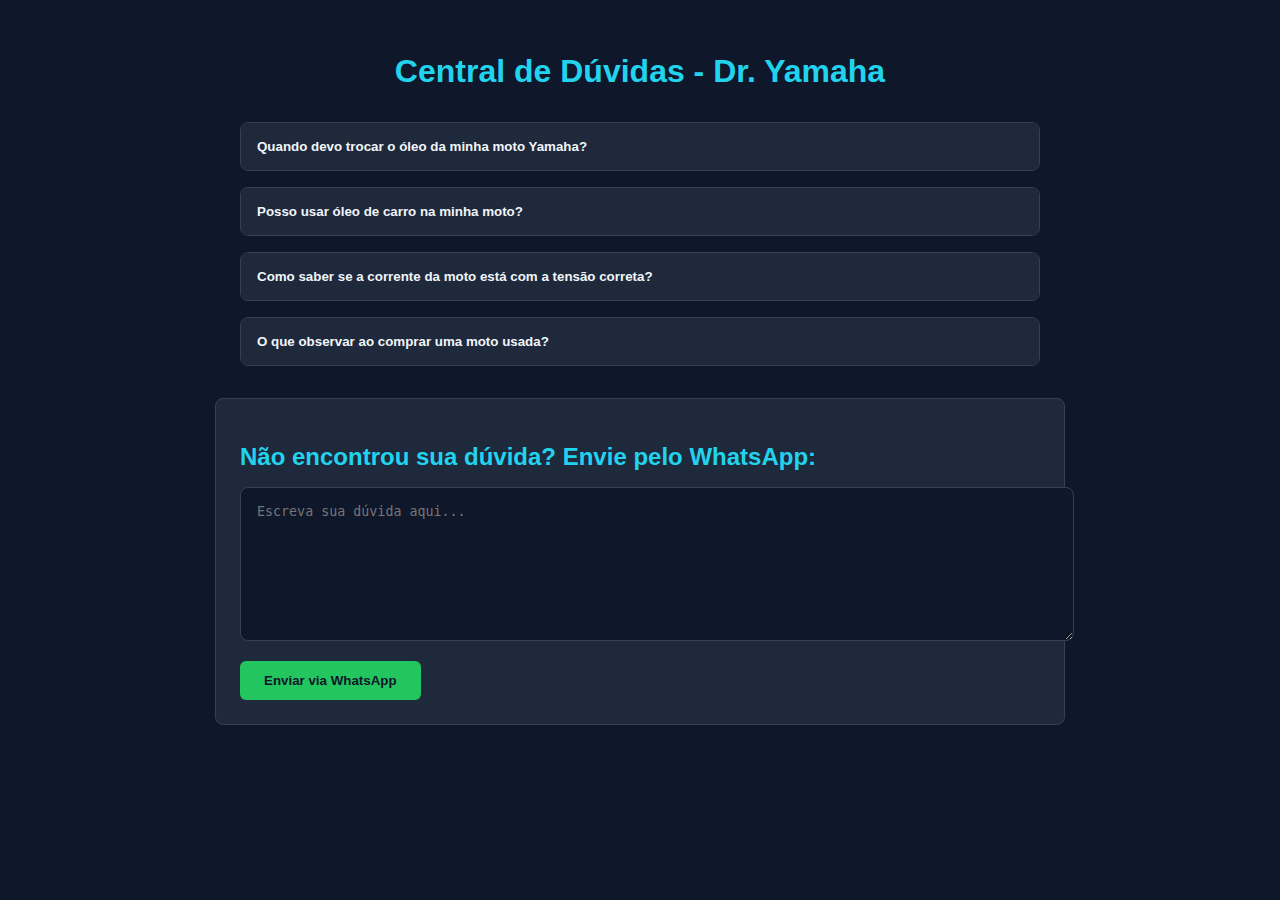
<file: pages/duvidas.html>
<!DOCTYPE html>
<html lang="pt-BR">

<head>
    <meta charset="UTF-8" />
    <meta name="viewport" content="width=device-width, initial-scale=1.0" />
    <title>Central de Dúvidas | Dr. Yamaha</title>
    <link rel="stylesheet" href="../css/duvidas.css"/>


</head>

<body>

    <h1>Central de Dúvidas - Dr. Yamaha</h1>

    <div class="faq-container">
        <div class="faq-item">
            <button class="faq-question">Quando devo trocar o óleo da minha moto Yamaha?</button>
            <div class="faq-answer">Recomenda-se trocar o óleo entre 1.000 km e 3.000 km, dependendo do modelo e tipo de
                uso. Sempre confira o manual.</div>
        </div>
        <div class="faq-item">
            <button class="faq-question">Posso usar óleo de carro na minha moto?</button>
            <div class="faq-answer">Não. Óleos de carro têm aditivos que prejudicam o sistema de embreagem das motos.
                Use sempre óleo específico.</div>
        </div>
        <div class="faq-item">
            <button class="faq-question">Como saber se a corrente da moto está com a tensão correta?</button>
            <div class="faq-answer">A folga ideal é de 2 a 3 cm. Verifique com a moto no descanso e empurre a corrente
                para cima e para baixo no meio do trajeto.</div>
        </div>
        <div class="faq-item">
            <button class="faq-question">O que observar ao comprar uma moto usada?</button>
            <div class="faq-answer">Verifique o estado do motor, chassi, parte elétrica, pneus e documentação. Uma
                consultoria especializada pode evitar prejuízos.</div>
        </div>
    </div>

    <div class="question-form">
        <h2>Não encontrou sua dúvida? Envie pelo WhatsApp:</h2>
        <form onsubmit="enviarParaWhatsApp(event)">
            <textarea id="duvida" placeholder="Escreva sua dúvida aqui..." required></textarea>
            <button type="submit">Enviar via WhatsApp</button>
        </form>
    </div>
    <script src="../js/duvidas.js"></script>
</body>
</html>
</file>
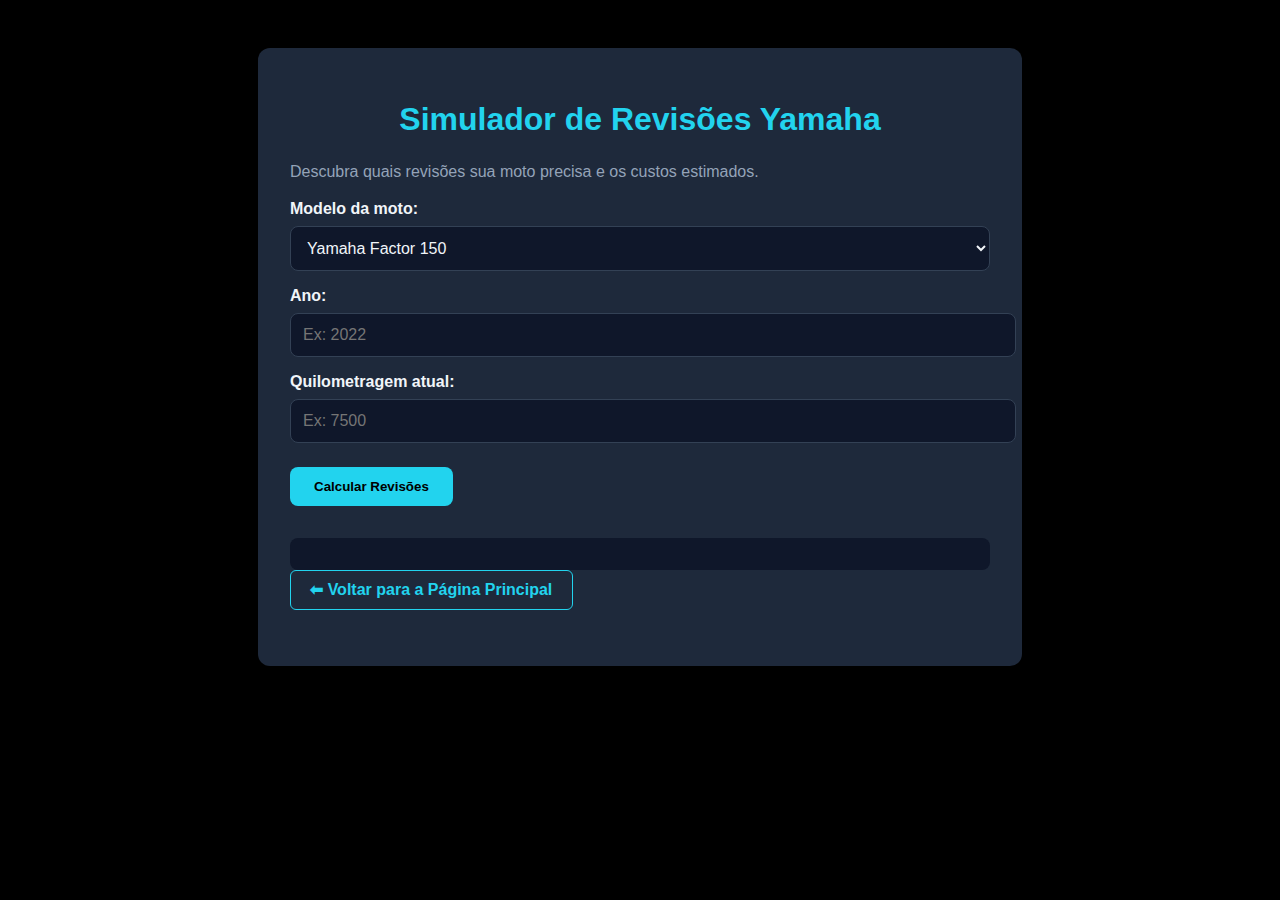
<file: pages/simulador.html>
<!DOCTYPE html>
<html lang="pt-BR">

<head>
    <meta charset="UTF-8">
    <meta name="viewport" content="width=device-width, initial-scale=1.0">
    <title>Simulador de Revisões | Dr. Yamaha</title>
    <link rel="stylesheet" href="../css/simulador.css">
</head>

<body>
    <div class="container">
        <h1>Simulador de Revisões Yamaha</h1>
        <p>Descubra quais revisões sua moto precisa e os custos estimados.</p>

        <label for="modelo">Modelo da moto:</label>
        <select id="modelo"></select>

        <label for="ano">Ano:</label>
        <input type="number" id="ano" placeholder="Ex: 2022">

        <label for="km">Quilometragem atual:</label>
        <input type="number" id="km" placeholder="Ex: 7500">

        <button id="calcular">Calcular Revisões</button>

        <div id="resultado"></div>
        <a href="../index.html" class="btn-voltar">⬅ Voltar para a Página Principal</a>
    </div>

    <script src="../js/simulador.js"></script>
</body>

</html>
</file>
<file: css/agendamento.css>
body {
    font-family: Arial, sans-serif;
    background-color: black;
    color: #f1f5f9;
    padding: 2rem;
    }

h1 {
    text-align: center;
    color: #22d3ee;
    margin-bottom: 2rem;
    }

form {
    max-width: 600px;
    margin: 0 auto;
    background-color: #1e293b;
    padding: 2rem;
    border-radius: 10px;
    }

label {
    display: block;
    margin-top: 1rem;
    margin-bottom: 0.3rem;
    font-weight: bold;
    }

input,
select {
    width: 100%;
    padding: 0.75rem;
    border-radius: 6px;
    border: 1px solid #334155;
    background-color: #0f172a;
    color: #f1f5f9;
    }

button {
    background-color: #22c55e;
    color: #0f172a;
    padding: 0.75rem 1.5rem;
    border: none;
    border-radius: 6px;
    font-weight: bold;
    cursor: pointer;
    margin-top: 2rem;
    transition: background-color 0.3s ease, transform 0.2s ease;
    }

button:hover {
    background-color: #16a34a;
    transform: translateY(-2px);
    }
</file>
<file: css/calculadora.css>
* {
    box-sizing: border-box;
    }

body {
    font-family: "Segoe UI", sans-serif;
    background-color: #0f172a;
    margin: 0;
    padding: 20px;
    }

h1 {
    text-align: center;
    color: #fcfdfd;
    font-size: 1.8em;
    }

.container {
    max-width: 600px;
    margin: auto;
    background: #fff;
    padding: 25px;
    border-radius: 12px;
    box-shadow: 0 5px 15px rgba(0, 0, 0, 0.1);
    }

label {
    display: block;
    margin: 15px 0 5px;
    font-weight: 600;
    font-size: 0.95em;
    }

input[type="number"] {
    width: 100%;
    padding: 12px;
    font-size: 1em;
    border-radius: 8px;
    border: 1px solid #ccc;
    background-color: #fafafa;
    }

button {
    margin-top: 20px;
    background-color: #3498db;
    color: white;
    padding: 14px;
    width: 100%;
    border: none;
    border-radius: 8px;
    font-size: 1em;
    cursor: pointer;
    transition: background 0.3s ease;
    }

button:hover {
    background-color: #2980b9;
    }

.result {
    margin-top: 30px;
    padding: 20px;
    background: #ecf0f1;
    border-radius: 8px;
    }

.result h2 {
    color: #27ae60;
    margin-bottom: 10px;
    }

.result p {
    margin: 8px 0;
    font-size: 0.95em;
    }

@media (max-width: 600px) {
    body {
        padding: 10px;
    }

.container {
        padding: 20px 15px;
    }

    h1 {
        font-size: 1.5em;
    }

    label {
        font-size: 0.9em;
    }

    input,
    button {
        font-size: 0.95em;
    }

.result p {
        font-size: 0.9em;
    }
    }
</file>
<file: css/curso.css>
:root {
    --bg-color: black;
    /* slate-900 */
    --card-bg: #1e293b;
    /* slate-800 */
    --border-color: #334155;
    /* slate-700 */
    --text-primary: #f1f5f9;
    /* slate-100 */
    --text-secondary: #94a3b8;
    /* slate-400 */
    --accent-color: #22d3ee;
    /* cyan-400 */
    --accent-hover: #06b6d4;
    /* cyan-500 */
    }

* {
    margin: 0;
    padding: 0;
    box-sizing: border-box;
    }

html {
    scroll-behavior: smooth;
    scroll-padding-top: 6rem;
  /* Espaço para a nav fixa */
    }

body {
    background-color: var(--bg-color);
    color: var(--text-primary);
    font-family: "Inter", sans-serif;
    line-height: 1.7;
    }

.layout-wrapper {
    display: flex;
    flex-direction: row;
    gap: 2rem;
    align-items: flex-start;
    max-width: 1200px;
    margin: 0 auto;
    padding: 2rem;
    }

.course-nav {
    width: 220px;
    background-color: var(--card-bg);
    border-radius: 12px;
    padding: 1rem;
    position: sticky;
    top: 1rem;
    border: 2px solid var(--border-color);
    box-shadow: 0 4px 15px rgba(0, 0, 0, 0.2);
    }

.course-nav ul {
    display: flex;
    flex-direction: column;
    align-items: center;
    gap: 1rem;
    list-style: none;
    }

.course-nav a {
    color: var(--text-secondary);
    text-decoration: none;
    font-weight: 600;
    padding: 0.5rem 1rem;
    border-radius: 8px;
    transition: all 0.3s ease;
    }

.course-nav a:hover {
    background-color: var(--accent-color);
    color: var(--bg-color);
    }

.course-container {
    flex: 1;
    }

.course-header {
    text-align: center;
    margin-bottom: 3rem;
    }

.btn {
    display: inline-block;
    padding: 0.75rem 1.5rem;
    border-radius: 8px;
    text-decoration: none;
    font-weight: 600;
    transition: all 0.3s ease;
    background-color: var(--accent-color);
    color: var(--bg-color);
    border: none;
    cursor: pointer;
    }

.btn:hover {
    background-color: var(--accent-hover);
    transform: translateY(-2px);
    }

.slide {
    background-color: var(--card-bg);
    border-radius: 16px;
    margin-bottom: 2.5rem;
    display: flex;
    flex-direction: column;
    overflow: hidden;
    border: 1px solid var(--border-color);
    }

.slide-header {
    background-color: #27364d;
    padding: 1.5rem 2rem;
    display: flex;
    align-items: center;
    gap: 1rem;
    }

.slide-header h2 {
    font-size: 1.5rem;
    font-weight: 700;
    }

.slide-icon {
    color: var(--accent-color);
    }

.slide-content {
    padding: 2rem;
    }

.slide-content h3 {
    font-size: 1.1rem;
    color: var(--accent-color);
    margin-top: 1.5rem;
    margin-bottom: 0.5rem;
    }

.slide-content p,
    .slide-content li {
    color: var(--text-secondary);
    }

.slide-content ul {
    list-style-position: inside;
    padding-left: 0.5rem;
    }

.slide-content li + li {
    margin-top: 0.5rem;
    }

    /* Evaluation Section */
#avaliacao .slide-content {
    padding: 2rem;
    }

.quiz-question {
    margin-bottom: 1.5rem;
    }

.quiz-question p {
    font-weight: 600;
    margin-bottom: 0.75rem;
    color: var(--text-primary);
    }

.quiz-options label {
    display: block;
    background-color: #27364d;
    padding: 0.75rem 1rem;
    border-radius: 8px;
    margin-bottom: 0.5rem;
    cursor: pointer;
    transition: background-color 0.3s ease, border-color 0.3s ease;
    border: 2px solid transparent;
    }

.quiz-options label:hover {
    background-color: #334155;
    }

.quiz-options input[type="radio"] {
    display: none;
    }

    /* Feedback styles */
.quiz-options label.correct {
    background-color: rgba(34, 197, 94, 0.2);
    border-color: #22c55e;
    color: var(--text-primary);
    }

.quiz-options label.incorrect {
    background-color: rgba(239, 68, 68, 0.2);
    border-color: #ef4444;
    color: var(--text-primary);
    }

#quiz-results {
    margin-top: 2rem;
    padding: 1.5rem;
    border-radius: 8px;
    text-align: center;
    font-size: 1.2rem;
    font-weight: 600;
    display: none;
    /* Hidden by default */
    transition: all 0.3s ease;
    }

.course-footer {
    text-align: center;
    margin-top: 4rem;
    }

.btn {
    display: inline-block;
    padding: 0.75rem 1.5rem;
    border-radius: 8px;
    text-decoration: none;
    font-weight: 600;
    transition: all 0.3s ease;
    background-color: var(--accent-color);
    color: var(--bg-color);
    border: none;
    cursor: pointer;
    }

.btn:hover {
    background-color: var(--accent-hover);
    transform: translateY(-2px);
    }

.social-links {
    margin-top: 2rem;
    display: flex;
    justify-content: center;
    gap: 1.5rem;
    }

.social-links a {
    color: var(--text-secondary);
    transition: color 0.3s ease;
    }

.social-links a:hover {
    color: var(--accent-color);
    }

.social-links svg {
    width: 28px;
    height: 28px;
    }

    /* Responsive adjustments */
@media (max-width: 768px) {
    .layout-wrapper {
        flex-direction: column;
        padding: 1rem;
    }

.course-nav {
        width: 100%;
        position: static;
        margin-bottom: 2rem;
    }

.course-nav ul {
        flex-direction: row;
        flex-wrap: wrap;
        justify-content: center;
    }

.course-nav a {
        padding: 0.5rem 0.75rem;
    }

.course-header h1 {
        font-size: 1.8rem;
    }

.slide-header h2 {
        font-size: 1.3rem;
    }

.slide-content {
        padding: 1.5rem;
    }
    }

@media (max-width: 480px) {
    .layout-wrapper {
        padding: 0.5rem;
    }

.course-nav ul {
        gap: 0.5rem;
    }

.course-nav a {
        font-size: 0.9rem;
    }

.course-header h1 {
        font-size: 1.5rem;
    }

.slide-header {
        padding: 1rem 1.5rem;
    }

.slide-header h2 {
        font-size: 1.1rem;
    }

.slide-content {
        padding: 1rem;
    }

.quiz-options label {
        padding: 0.6rem 0.8rem;
        font-size: 0.9rem;
    }
    }
#avaliacao {
            display: none;
    }
</file>
<file: css/ebook.css>
:root {
    --bg-color: black;
    /* slate-900 */
    --card-bg: #1e293b;
    /* slate-800 */
    --border-color: #334155;
    /* slate-700 */
    --text-primary: #f1f5f9;
    /* slate-100 */
    --text-secondary: #94a3b8;
    /* slate-400 */
    --accent-color: #facc15;
    /* yellow-400 - Cor Yamaha */
    --accent-hover: #eab308;
    /* yellow-500 */
    }

* {
    margin: 0;
    padding: 0;
    box-sizing: border-box;
    }

body {
    background-color: var(--bg-color);
    color: var(--text-primary);
    font-family: "Inter", sans-serif;
    line-height: 1.7;
    }

.ebook-container {
    max-width: 800px;
    margin: 3rem auto;
    padding: 2rem;
    }

.ebook-header {
    text-align: center;
    margin-bottom: 3rem;
    border-bottom: 1px solid var(--border-color);
    padding-bottom: 2rem;
    }

.ebook-header h1 {
    font-size: 2.5rem;
    font-weight: 800;
    margin-bottom: 0.5rem;
    color: var(--accent-color);
    }

.ebook-header p {
    font-size: 1.1rem;
    color: var(--text-secondary);
    }

.chapter {
    background-color: var(--card-bg);
    border-radius: 12px;
    padding: 2rem;
    margin-bottom: 2rem;
    border-left: 4px solid var(--accent-color);
    }

.chapter h2 {
    font-size: 1.5rem;
    font-weight: 700;
    margin-bottom: 1.5rem;
    }

.chapter h3 {
    font-size: 1.1rem;
    color: var(--accent-color);
    margin-top: 1rem;
    margin-bottom: 0.5rem;
    }

.chapter p {
    color: var(--text-secondary);
    }

.conclusion {
    text-align: center;
    margin-top: 4rem;
    }

.btn {
    display: inline-block;
    padding: 0.75rem 1.5rem;
    border-radius: 8px;
    text-decoration: none;
    font-weight: 600;
    transition: all 0.3s ease;
    border: 2px solid transparent;
    background-color: var(--accent-color);
    color: var(--bg-color);
    }

.btn:hover {
    background-color: var(--accent-hover);
    transform: translateY(-2px);
    }
</file>
<file: css/simulador.css>
:root {
    --bg-color: black;      /* Fundo principal */
    --card-bg: #1e293b;       /* Fundo dos cards */
    --border-color: #334155;  /* Bordas */
    --text-primary: #f1f5f9;  /* Texto principal */
    --text-secondary: #94a3b8;/* Texto secundário */
    --accent-color: #22d3ee;  /* Azul ciano */
    --accent-hover: #06b6d4;
    --green-color: #22c55e;
    --green-hover: #16a34a;
}

body {
    background-color: var(--bg-color);
    font-family: 'Inter', sans-serif;
    color: var(--text-primary);
    margin: 0;
    padding: 0;
}

.container {
    max-width: 700px;
    margin: auto;
    padding: 2rem;
    background-color: var(--card-bg);
    border-radius: 12px;
    margin-top: 3rem;
    box-shadow: 0 4px 12px rgba(0,0,0,0.3);
}

h1, h2, h3 {
    color: var(--accent-color);
    text-align: center;
}

p {
    color: var(--text-secondary);
    line-height: 1.5;
}

label {
    display: block;
    margin-top: 1rem;
    margin-bottom: 0.5rem;
    font-weight: bold;
}

input, select {
    width: 100%;
    padding: 0.75rem;
    border: 1px solid var(--border-color);
    border-radius: 8px;
    background-color: #0f172a;
    color: var(--text-primary);
    font-size: 1rem;
}

input:focus, select:focus {
    outline: none;
    border-color: var(--accent-color);
}

button, .btn {
    display: inline-block;
    margin-top: 1.5rem;
    padding: 0.75rem 1.5rem;
    background-color: var(--accent-color);
    color: var(--bg-color);
    font-weight: bold;
    border: none;
    border-radius: 8px;
    cursor: pointer;
    text-decoration: none;
    text-align: center;
    transition: background-color 0.3s ease, transform 0.3s ease;
}

button:hover, .btn:hover {
    background-color: var(--accent-hover);
    transform: translateY(-2px);
}

#resultado {
    margin-top: 2rem;
    background-color: #0f172a;
    padding: 1rem;
    border-radius: 8px;
}

#resultado p {
    border-bottom: 1px solid var(--border-color);
    padding: 0.5rem 0;
}

.btn-voltar {
    display: inline-block;
    margin-bottom: 1.5rem;
    padding: 0.6rem 1.2rem;
    background-color: var(--card-bg);
    color: var(--accent-color);
    border: 1px solid var(--accent-color);
    border-radius: 6px;
    font-weight: bold;
    text-decoration: none;
    transition: all 0.3s ease;
}

.btn-voltar:hover {
    background-color: var(--accent-color);
    color: var(--bg-color);
    transform: translateY(-2px);
}
</file>
<file: css/duvidas.css>
body {
  font-family: Arial, sans-serif;
  background-color: #0f172a;
  color: #f1f5f9;
  margin: 0;
  padding: 2rem;
  }

h1 {
  text-align: center;
  margin-bottom: 2rem;
  color: #22d3ee;
  }

.faq-container {
  max-width: 800px;
  margin: 0 auto 2rem;
  }

.faq-item {
  background-color: #1e293b;
  border: 1px solid #334155;
  border-radius: 8px;
  margin-bottom: 1rem;
  overflow: hidden;
  }

.faq-question {
  padding: 1rem;
  cursor: pointer;
  font-weight: bold;
  background-color: #1e293b;
  color: #f1f5f9;
  border: none;
  width: 100%;
  text-align: left;
  }

.faq-answer {
  display: none;
  padding: 1rem;
  background-color: #0f172a;
  color: #94a3b8;
  }

.active .faq-answer {
  display: block;
        }

.question-form {
  background-color: #1e293b;
  border: 1px solid #334155;
  border-radius: 8px;
  padding: 1.5rem;
  max-width: 800px;
  margin: 0 auto;
  }

.question-form h2 {
  color: #22d3ee;
  margin-bottom: 1rem;
  font-size: 1.5rem;
  }

.question-form textarea {
  width: 100%;
  padding: 1rem;
  border-radius: 8px;
  border: 1px solid #334155;
  background-color: #0f172a;
  color: #f1f5f9;
  resize: vertical;
  min-height: 120px;
  margin-bottom: 1rem;
  }

.question-form button {
  background-color: #22c55e;
  color: #0f172a;
  padding: 0.75rem 1.5rem;
  border: none;
  border-radius: 6px;
  font-weight: bold;
  cursor: pointer;
  transition: background-color 0.3s ease, transform 0.2s ease;
  }

.question-form button:hover {
  background-color: #16a34a;
  transform: translateY(-2px);
}
</file>
